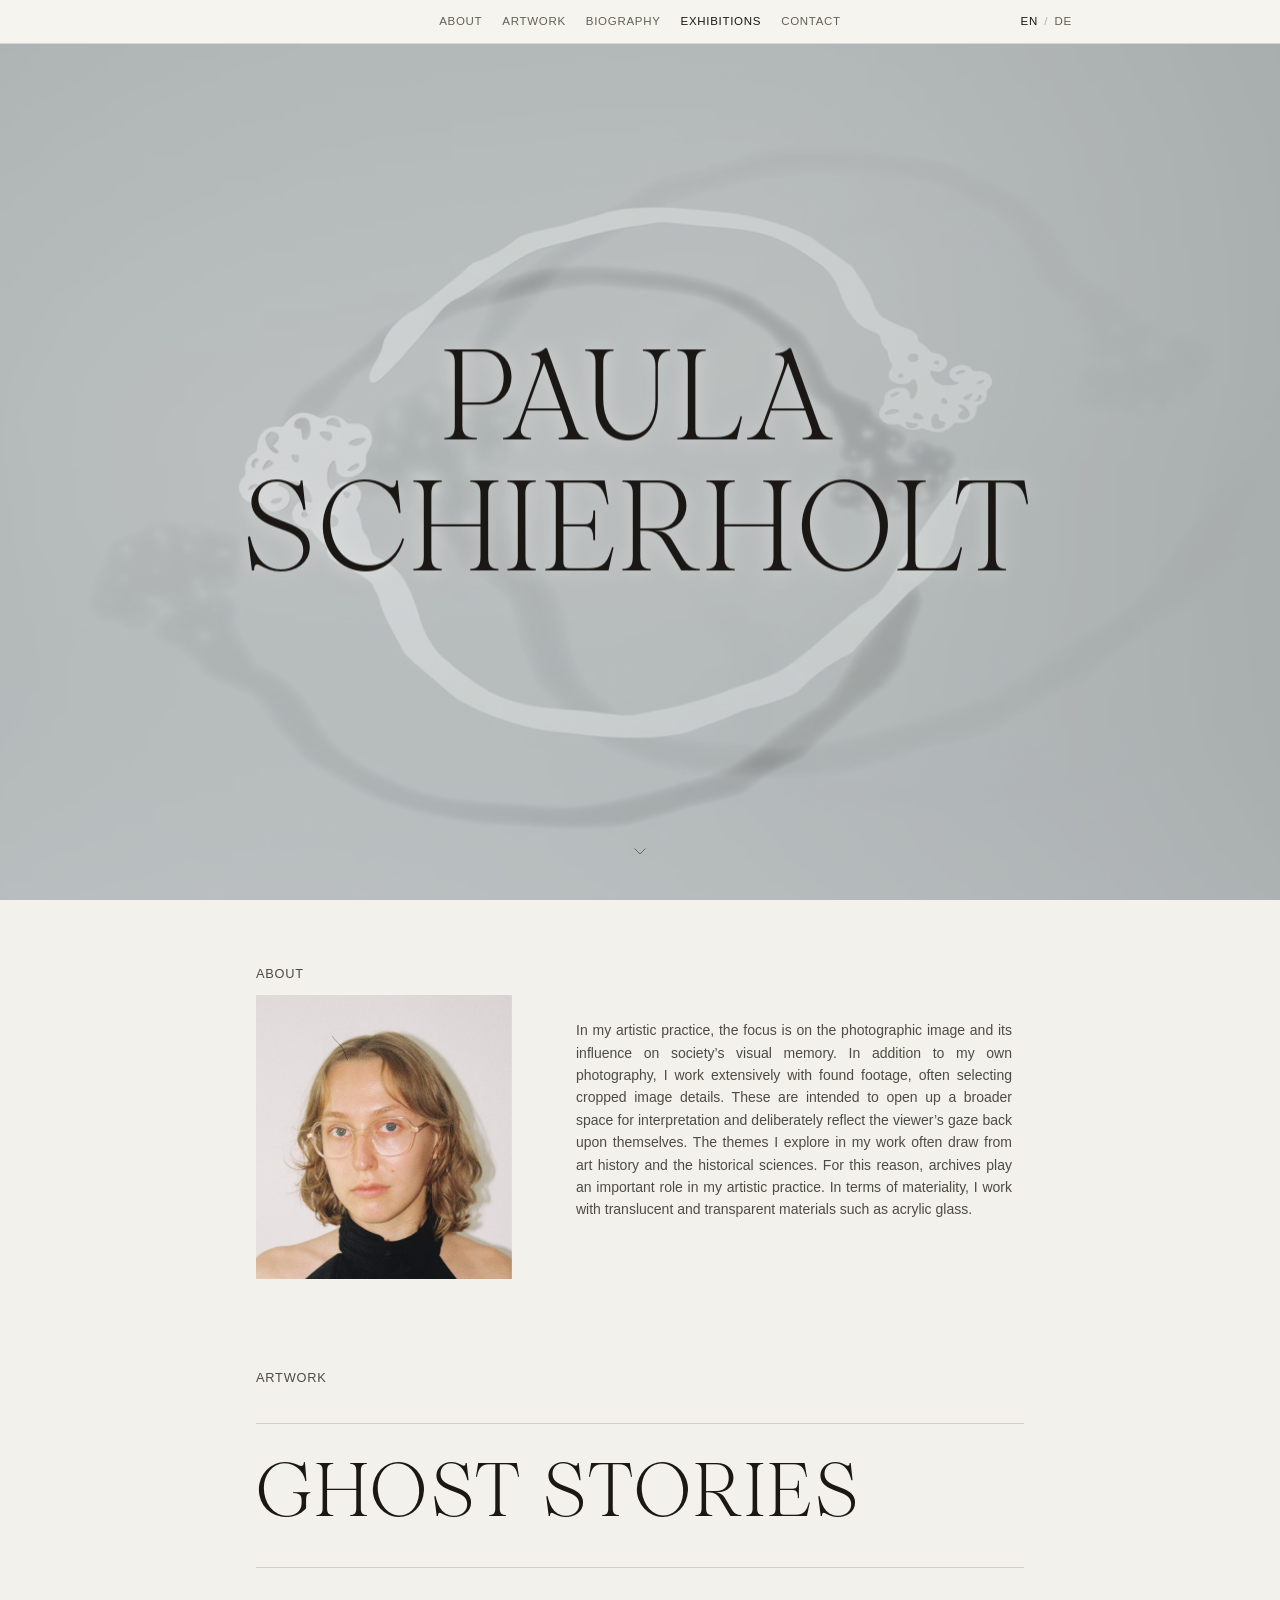
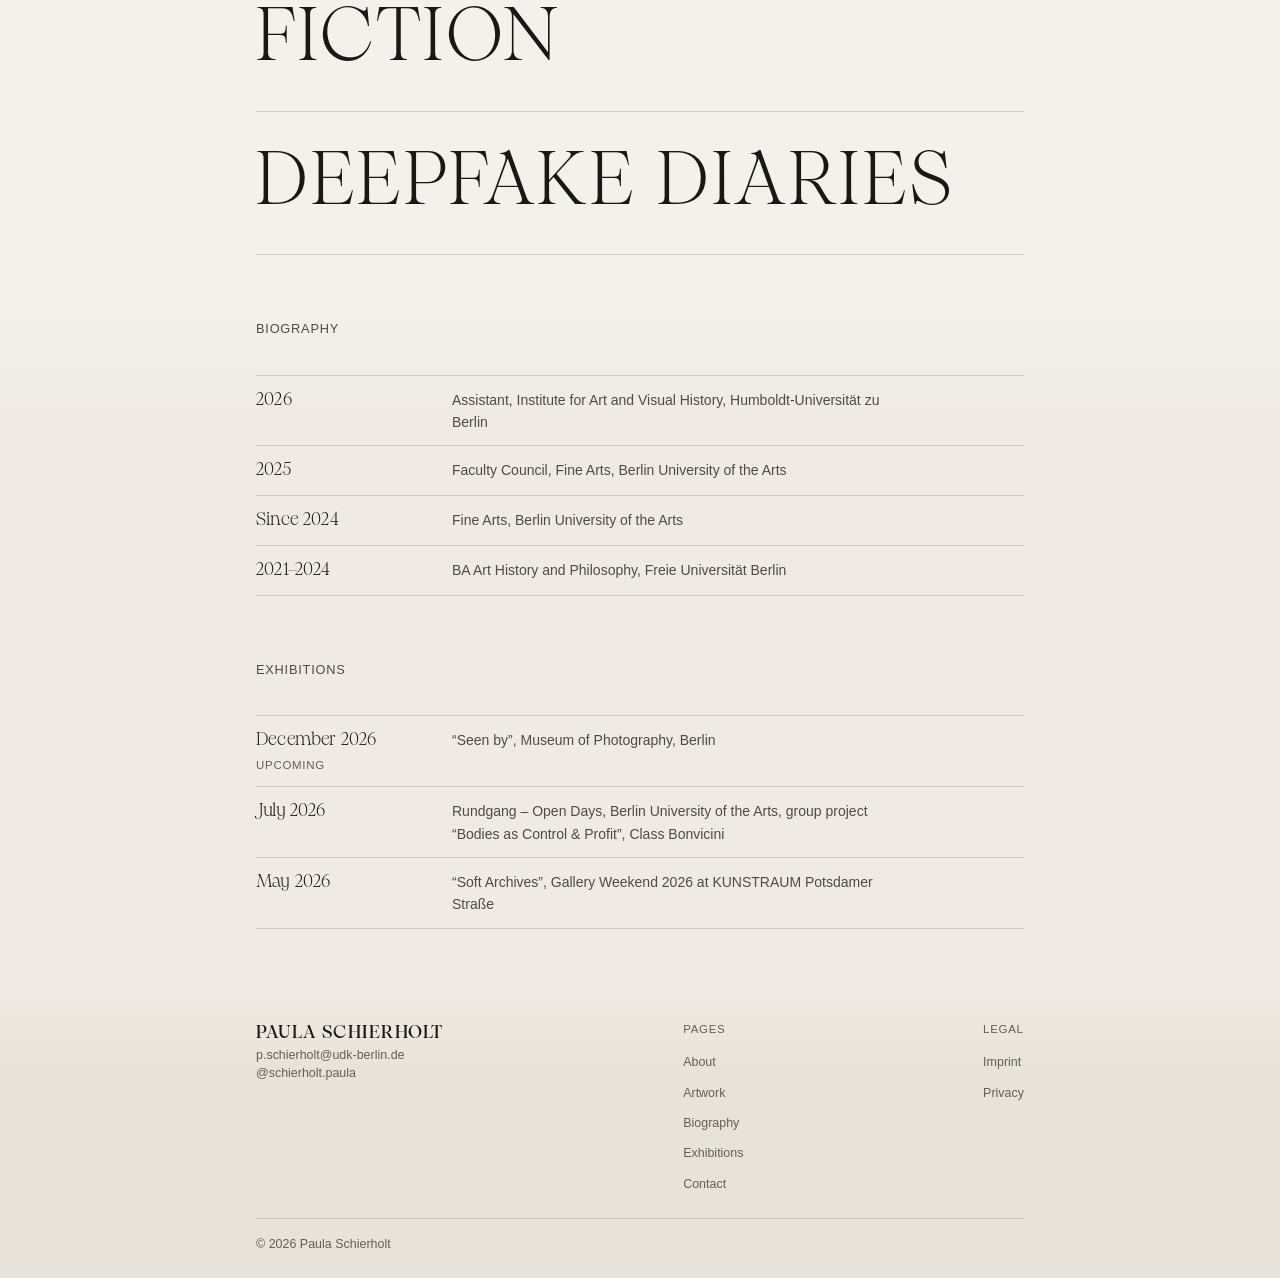
<file: index.html>
<!DOCTYPE html>
<html lang="en" data-lang="en">
<head>
  <meta charset="UTF-8" />
  <meta name="viewport" content="width=device-width, initial-scale=1.0" />
  <meta name="description" content="Paula Schierholt - artist working with the photographic image, found footage, archives and translucent materials." />
  <title>Paula Schierholt</title>
  <!-- Link preview card (WhatsApp, iMessage, Instagram, Signal, LinkedIn …).
       The image is the cover motif, as in the site icon. Its URL must be
       absolute; paulaschierholt.de serves the same file. -->
  <meta property="og:type" content="website" />
  <meta property="og:site_name" content="Paula Schierholt" />
  <meta property="og:title" content="Paula Schierholt" />
  <meta property="og:description" content="Artist working with the photographic image, found footage, archives and translucent materials." />
  <meta property="og:image" content="https://paulaschierholt.com/assets/og-image.jpg" />
  <meta property="og:image:type" content="image/jpeg" />
  <meta property="og:image:width" content="1200" />
  <meta property="og:image:height" content="630" />
  <meta property="og:image:alt" content="A pale, ribbon-like ring with lace-like ends and its soft shadow on a grey ground: the motif of the site's cover." />
  <meta name="twitter:card" content="summary_large_image" />
  <link rel="icon" type="image/png" sizes="32x32" href="assets/icon-32.png" />
  <link rel="apple-touch-icon" sizes="180x180" href="assets/icon-180.png" />
  <!-- The two faces needed for first paint. -->
  <link rel="preload" as="font" type="font/otf" href="assets/fonts/PPPangaia-Ultralight.otf" crossorigin />
  <link rel="preload" as="font" type="font/otf" href="assets/fonts/PPPangaia-Medium.otf" crossorigin />
  <script>document.documentElement.classList.add("js");</script>
  <link rel="stylesheet" href="css/style.css" />
</head>
<body>
  <a class="skip-link" href="#about"><span class="lang-en">Skip to content</span><span class="lang-de">Zum Inhalt</span></a>

  <header class="site-header">
    <a class="site-title" href="#top">Paula Schierholt</a>
    <button type="button" class="control nav-toggle" aria-expanded="false" aria-controls="site-nav">
      <span class="vh"><span class="lang-en">Menu</span><span class="lang-de">Menü</span></span>
    </button>
    <nav class="site-nav" id="site-nav" aria-label="Primary">
      <a href="#about"><span class="lang-en">About</span><span class="lang-de">Über mich</span></a>
      <a href="#artwork"><span class="lang-en">Artwork</span><span class="lang-de">Kunst</span></a>
      <a href="#biography"><span class="lang-en">Biography</span><span class="lang-de">Biographie</span></a>
      <a href="#exhibitions"><span class="lang-en">Exhibitions</span><span class="lang-de">Ausstellungen</span></a>
      <a href="#contact"><span class="lang-en">Contact</span><span class="lang-de">Kontakt</span></a>
    </nav>
    <div class="lang-switch" role="group" aria-label="Language">
      <button type="button" class="lang-btn" data-set-lang="en" aria-pressed="true">EN</button>
      <span aria-hidden="true" class="lang-switch__sep">/</span>
      <button type="button" class="lang-btn" data-set-lang="de" aria-pressed="false">DE</button>
    </div>
  </header>

  <main id="top" class="site-main">

    <!-- Cover — name -------------------------------------------------------->
    <section class="cover">
      <div class="cover__bg" aria-hidden="true">
        <video data-paula data-base="assets/wallpaper/" autoplay muted loop playsinline
               preload="metadata" poster="assets/wallpaper/poster-land.jpg"></video>
      </div>
      <h1 class="cover__name" data-parallax="0.09">Paula Schierholt</h1>
      <a class="cover__scroll control" href="#about">
        <svg class="icon" viewBox="0 0 24 24" width="18" height="18" aria-hidden="true" focusable="false"><path d="M5 9l7 7 7-7"/></svg>
        <span class="vh"><span class="lang-en">Scroll to content</span><span class="lang-de">Zum Inhalt scrollen</span></span>
      </a>
    </section>

    <!-- About ---------------------------------------------------------------->
    <section id="about" class="section section--about">
      <header class="section__head">
        <h2 class="section__title"><span class="lang-en">About</span><span class="lang-de">Über mich</span></h2>
      </header>
      <div class="about">
        <figure class="about__figure" data-parallax="0.12">
          <img src="assets/img/paula.jpg" alt="Portrait of Paula Schierholt"
               width="1440" height="1600" loading="lazy" />
        </figure>
        <div class="about__text prose">
          <div class="lang-en" lang="en"><p>In my artistic practice, the focus is on the photographic image and its influence on society’s visual memory. In addition to my own photography, I work extensively with found footage, often selecting cropped image details. These are intended to open up a broader space for interpretation and deliberately reflect the viewer’s gaze back upon themselves. The themes I explore in my work often draw from art history and the historical sciences. For this reason, archives play an important role in my artistic practice. In terms of materiality, I work with translucent and transparent materials such as acrylic glass.</p></div>
          <div class="lang-de" lang="de"><p>Im Zentrum meiner künstlerischen Praxis steht das fotografische Bild und sein Einfluss auf das visuelle Gedächtnis der Gesellschaft. Neben meiner eigenen Fotografie arbeite ich intensiv mit Found Footage und wähle dabei häufig angeschnittene Bildausschnitte. Diese sollen einen größeren Interpretationsraum eröffnen und werfen den Blick der Betrachtenden bewusst auf sie selbst zurück. Die Themen, mit denen ich mich beschäftige, stammen oft aus der Kunstgeschichte und den historischen Wissenschaften. Aus diesem Grund spielen Archive eine wichtige Rolle in meiner künstlerischen Praxis. In Bezug auf die Materialität arbeite ich mit lichtdurchlässigen und transparenten Materialien wie Acrylglas.</p></div>
        </div>
      </div>
    </section>

    <!-- Artwork -------------------------------------------------------------->
    <section id="artwork" class="section section--artwork">
      <header class="section__head">
        <h2 class="section__title"><span class="lang-en">Artwork</span><span class="lang-de">Kunst</span></h2>
      </header>

      <!-- data-text feeds two invisible twins (one roman, one italic) that
           reserve the widest metrics, so the italic hover swap never resizes
           the title. Keep it identical to the visible text. -->
      <ul class="worklist">
        <li><button type="button" class="worklist__title" data-work="wd-ghost" aria-haspopup="dialog"><span class="worklist__slot" data-text="Ghost Stories"><span class="worklist__text">Ghost Stories</span></span></button></li>
        <li><button type="button" class="worklist__title" data-work="wd-fiction" aria-haspopup="dialog"><span class="worklist__slot" data-text="Fiction"><span class="worklist__text">Fiction</span></span></button></li>
        <li><button type="button" class="worklist__title" data-work="wd-deepfake" aria-haspopup="dialog"><span class="worklist__slot" data-text="Deepfake Diaries"><span class="worklist__text">Deepfake Diaries</span></span></button></li>
      </ul>

      <!-- Work details — shown in a modal when a title is clicked -->
      <div class="workdata" hidden>
        <article id="wd-ghost" data-title="Ghost Stories">
          <div class="work__gallery">
            <figure class="work__figure">
              <img src="assets/img/ghost-stories-1.jpg" alt="Ghost Stories — a translucent print on the ground showing four faint, ghostly photographic images." width="1275" height="1700" />
            </figure>
          </div>
          <p class="work__spec"><span class="work__year">2026</span></p>
        </article>

        <article id="wd-fiction" data-title="Fiction">
          <div class="work__gallery">
            <figure class="work__figure">
              <img src="assets/img/fiction-1.jpg" alt="Fiction — installation view: black-and-white archive photographs mounted between acrylic glass, suspended from the ceiling." width="1501" height="2000" />
            </figure>
            <figure class="work__figure">
              <img src="assets/img/fiction-2.jpg" alt="Fiction — detail: cropped archive photographs held between panes of acrylic glass." width="1501" height="2000" />
            </figure>
          </div>
          <p class="work__spec">
            <span class="lang-en">Installation, transparent paper between acrylic glass, archive photos</span>
            <span class="lang-de">Installation, Transparentpapier zwischen Acrylglas, Archivfotografien</span>
            <span class="work__year">2026</span>
          </p>
          <div class="work__desc">
            <div class="lang-en" lang="en">
              <p>Two family photographs were cut into pieces of equal size. By cutting them up, the background is brought to the foreground. Connections in meaning are revealed, some that have always existed, others that emerged only through the act of cutting. Tiny images take on gigantic proportions. Individual glances, postures, and movements are viewed in isolation and convey more than the original photograph ever could. One discovers hidden dynamics and listens to family members as they tell or withhold their stories. Through these fragments, the photo series opens up a fictional space in which the viewer fills in the gaps with their own narratives, stories drawn from their own memories to complete the incomplete image.</p>
            </div>
            <div class="lang-de" lang="de">
              <p>Zwei Familienfotografien wurden in gleich große Stücke zerschnitten. Durch das Zerschneiden rückt der Hintergrund in den Vordergrund. Bedeutungszusammenhänge werden sichtbar – manche, die schon immer bestanden, andere, die erst durch den Akt des Schneidens entstanden sind. Winzige Bilder nehmen gigantische Ausmaße an. Einzelne Blicke, Haltungen und Bewegungen werden isoliert betrachtet und sagen mehr aus, als es die ursprüngliche Fotografie je könnte. Man entdeckt verborgene Dynamiken und hört den Familienmitgliedern zu, wie sie ihre Geschichten erzählen oder verschweigen. Durch diese Fragmente eröffnet die Fotoserie einen fiktiven Raum, in dem die Betrachtenden die Lücken mit ihren eigenen Erzählungen füllen – Geschichten aus ihren eigenen Erinnerungen, um das unvollständige Bild zu vervollständigen.</p>
            </div>
          </div>
        </article>

        <article id="wd-deepfake" data-title="Deepfake Diaries">
          <div class="work__gallery">
            <figure class="work__figure">
              <img src="assets/img/deepfake-diaries-1.jpg" alt="Deepfake Diaries — installation view: three illuminated light boxes on a grey wall, each showing a sepia portrait." width="1501" height="2000" />
            </figure>
            <figure class="work__figure">
              <img src="assets/img/deepfake-diaries-2.jpg" alt="Deepfake Diaries — detail: a single illuminated light box showing a softly overlaid portrait." width="1501" height="2000" />
            </figure>
          </div>
          <p class="work__spec">
            <span class="lang-en">Prints on transparent paper, light box</span>
            <span class="lang-de">Drucke auf Transparentpapier, Leuchtkasten</span>
            <span class="work__year">2025</span>
          </p>
          <div class="work__desc">
            <div class="lang-en" lang="en">
              <p>Reconstructions of past realities are an integral part of historical scholarship. With deepfakes, a new form of visual reconstruction has emerged: it looks deceptively real, but is always merely a replica of what once was. This is because the image draws on traces, photos, letters, voices, and documents, that are preserved in archives and are rarely complete. It is a work with remnants, with fragments.</p>
              <p>The series <em>Deepfake Diaries</em> examines the transformation of memory culture through the use of artificial intelligence. The starting point is the video format of the same name by Terra X, which brings historical figures to life using deepfakes. Here, the digitally generated face of Rosa Luxemburg meets the corresponding archival photograph. Both are printed on transparent paper, lie on top of one another, and together form a new face. The simulation is so precise that the original and the reconstruction almost perfectly align. Only minor deviations betray the illusion.</p>
              <p>But what happens when simulations become the only evidence of a bygone era? Will future generations still be able to distinguish between the original and the simulation? Historical images strive for neutrality. Yet they reflect not only the past, but also the present, the narratives, and the power dynamics of their current context.</p>
            </div>
            <div class="lang-de" lang="de">
              <p>Rekonstruktionen vergangener Wirklichkeiten sind fester Bestandteil der Geschichtswissenschaft. Mit Deepfakes ist eine neue Form der visuellen Rekonstruktion entstanden: Sie wirkt täuschend echt, ist aber stets nur ein Abbild dessen, was einmal war. Denn das Bild stützt sich auf Spuren – Fotos, Briefe, Stimmen und Dokumente –, die in Archiven bewahrt werden und selten vollständig sind. Es ist eine Arbeit mit Überresten, mit Fragmenten.</p>
              <p>Die Serie <em>Deepfake Diaries</em> untersucht den Wandel der Erinnerungskultur durch den Einsatz künstlicher Intelligenz. Ausgangspunkt ist das gleichnamige Videoformat von Terra X, das historische Persönlichkeiten mithilfe von Deepfakes zum Leben erweckt. Hier trifft das digital erzeugte Gesicht Rosa Luxemburgs auf die entsprechende Archivfotografie. Beide sind auf Transparentpapier gedruckt, liegen übereinander und bilden gemeinsam ein neues Gesicht. Die Simulation ist so präzise, dass Original und Rekonstruktion nahezu vollständig übereinstimmen. Nur geringe Abweichungen verraten die Illusion.</p>
              <p>Doch was geschieht, wenn Simulationen zum einzigen Zeugnis einer vergangenen Epoche werden? Werden künftige Generationen noch zwischen Original und Simulation unterscheiden können? Historische Bilder streben nach Neutralität. Und doch spiegeln sie nicht nur die Vergangenheit wider, sondern auch die Gegenwart, die Narrative und die Machtverhältnisse ihres jeweiligen Kontexts.</p>
            </div>
          </div>
        </article>
      </div>
    </section>

    <!-- Biography ------------------------------------------------------------>
    <section id="biography" class="section section--biography">
      <header class="section__head">
        <h2 class="section__title"><span class="lang-en">Biography</span><span class="lang-de">Biographie</span></h2>
      </header>
      <dl class="timeline">
        <div class="timeline__row">
          <dt class="timeline__year">2026</dt>
          <dd class="timeline__desc">
            <span class="lang-en">Assistant, Institute for Art and Visual History, Humboldt-Universität zu Berlin</span>
            <span class="lang-de">Mitarbeit im Institut für Kunst- und Bildgeschichte, Humboldt-Universität zu Berlin</span>
          </dd>
        </div>
        <div class="timeline__row">
          <dt class="timeline__year">2025</dt>
          <dd class="timeline__desc">
            <span class="lang-en">Faculty Council, Fine Arts, Berlin University of the Arts</span>
            <span class="lang-de">Fakultätsrat Bildende Kunst, Universität der Künste Berlin</span>
          </dd>
        </div>
        <div class="timeline__row">
          <dt class="timeline__year"><span class="lang-en">Since 2024</span><span class="lang-de">Seit 2024</span></dt>
          <dd class="timeline__desc">
            <span class="lang-en">Fine Arts, Berlin University of the Arts</span>
            <span class="lang-de">Bildende Kunst, Universität der Künste Berlin</span>
          </dd>
        </div>
        <div class="timeline__row">
          <dt class="timeline__year">2021–2024</dt>
          <dd class="timeline__desc">
            <span class="lang-en">BA Art History and Philosophy, Freie Universität Berlin</span>
            <span class="lang-de">BA Kunstgeschichte und Philosophie, Freie Universität Berlin</span>
          </dd>
        </div>
      </dl>
    </section>

    <!-- Exhibitions ---------------------------------------------------------->
    <section id="exhibitions" class="section section--exhibitions">
      <header class="section__head">
        <h2 class="section__title"><span class="lang-en">Exhibitions</span><span class="lang-de">Ausstellungen</span></h2>
      </header>
      <!-- Titles of exhibitions and projects are quoted: “…” in English, „…“ in
           German. Remove the "Upcoming" note once the exhibition has opened. -->
      <dl class="timeline">
        <div class="timeline__row">
          <dt class="timeline__year"><span class="lang-en">December 2026</span><span class="lang-de">Dezember 2026</span><span class="timeline__note label-sm"><span class="lang-en">Upcoming</span><span class="lang-de">Demnächst</span></span></dt>
          <dd class="timeline__desc">
            <span class="lang-en">“Seen by”, Museum of Photography, Berlin</span>
            <span class="lang-de">„Seen by“, Museum für Fotografie, Berlin</span>
          </dd>
        </div>
        <div class="timeline__row">
          <dt class="timeline__year"><span class="lang-en">July 2026</span><span class="lang-de">Juli 2026</span></dt>
          <dd class="timeline__desc">
            <span class="lang-en">Rundgang – Open Days, Berlin University of the Arts, group project “Bodies as Control &amp; Profit”, Class Bonvicini</span>
            <span class="lang-de">Rundgang UdK, Gruppenprojekt „Bodies as Control &amp; Profit“, Klasse Bonvicini</span>
          </dd>
        </div>
        <div class="timeline__row">
          <dt class="timeline__year"><span class="lang-en">May 2026</span><span class="lang-de">Mai 2026</span></dt>
          <dd class="timeline__desc">
            <span class="lang-en">“Soft Archives”, Gallery Weekend 2026 at KUNSTRAUM Potsdamer Straße</span>
            <span class="lang-de">„Soft Archives“, Gallery Weekend 2026 im KUNSTRAUM Potsdamer Straße</span>
          </dd>
        </div>
      </dl>
    </section>

  </main>

  <footer id="contact" class="site-footer">
    <div class="site-footer__cols">
      <address class="footer-contact">
        <p class="footer-contact__name">Paula Schierholt</p>
        <p><a href="mailto:p.schierholt@udk-berlin.de">p.schierholt@udk-berlin.de</a></p>
        <p><a href="https://www.instagram.com/schierholt.paula/" target="_blank" rel="noopener">@schierholt.paula</a></p>
      </address>
      <nav class="footer-nav" aria-label="Pages">
        <h2 class="footer-nav__title"><span class="lang-en">Pages</span><span class="lang-de">Seiten</span></h2>
        <ul>
          <li><a href="#about"><span class="lang-en">About</span><span class="lang-de">Über mich</span></a></li>
          <li><a href="#artwork"><span class="lang-en">Artwork</span><span class="lang-de">Kunst</span></a></li>
          <li><a href="#biography"><span class="lang-en">Biography</span><span class="lang-de">Biographie</span></a></li>
          <li><a href="#exhibitions"><span class="lang-en">Exhibitions</span><span class="lang-de">Ausstellungen</span></a></li>
          <li><a href="#contact"><span class="lang-en">Contact</span><span class="lang-de">Kontakt</span></a></li>
        </ul>
      </nav>
      <nav class="footer-nav" aria-label="Legal">
        <h2 class="footer-nav__title"><span class="lang-en">Legal</span><span class="lang-de">Rechtliches</span></h2>
        <ul>
          <li><a href="impressum.html"><span class="lang-en">Imprint</span><span class="lang-de">Impressum</span></a></li>
          <li><a href="datenschutz.html"><span class="lang-en">Privacy</span><span class="lang-de">Datenschutz</span></a></li>
        </ul>
      </nav>
    </div>
    <hr class="site-footer__rule" />
    <p class="site-footer__copy">&copy; <span id="year"></span> Paula Schierholt</p>
  </footer>

  <script src="js/main.js"></script>
  <script src="js/paula-wallpaper.js" defer></script>
</body>
</html>
</file>
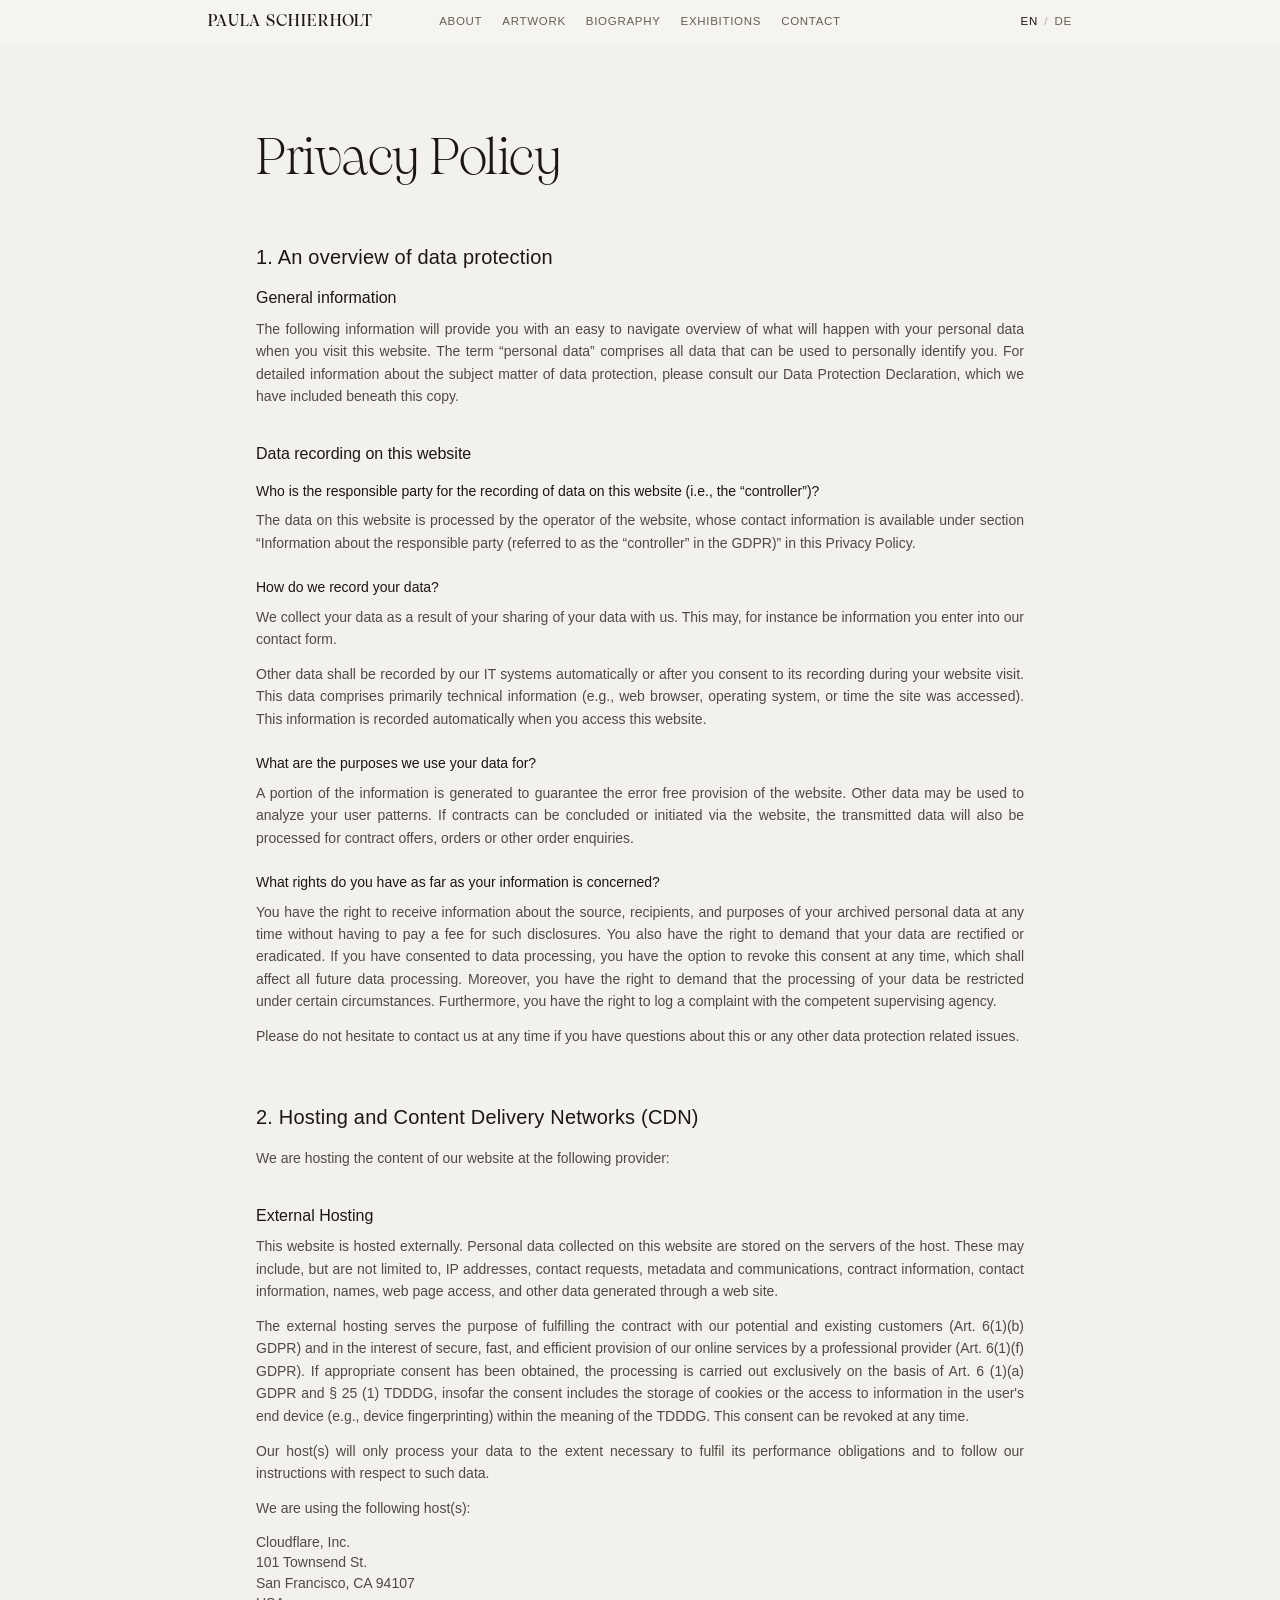
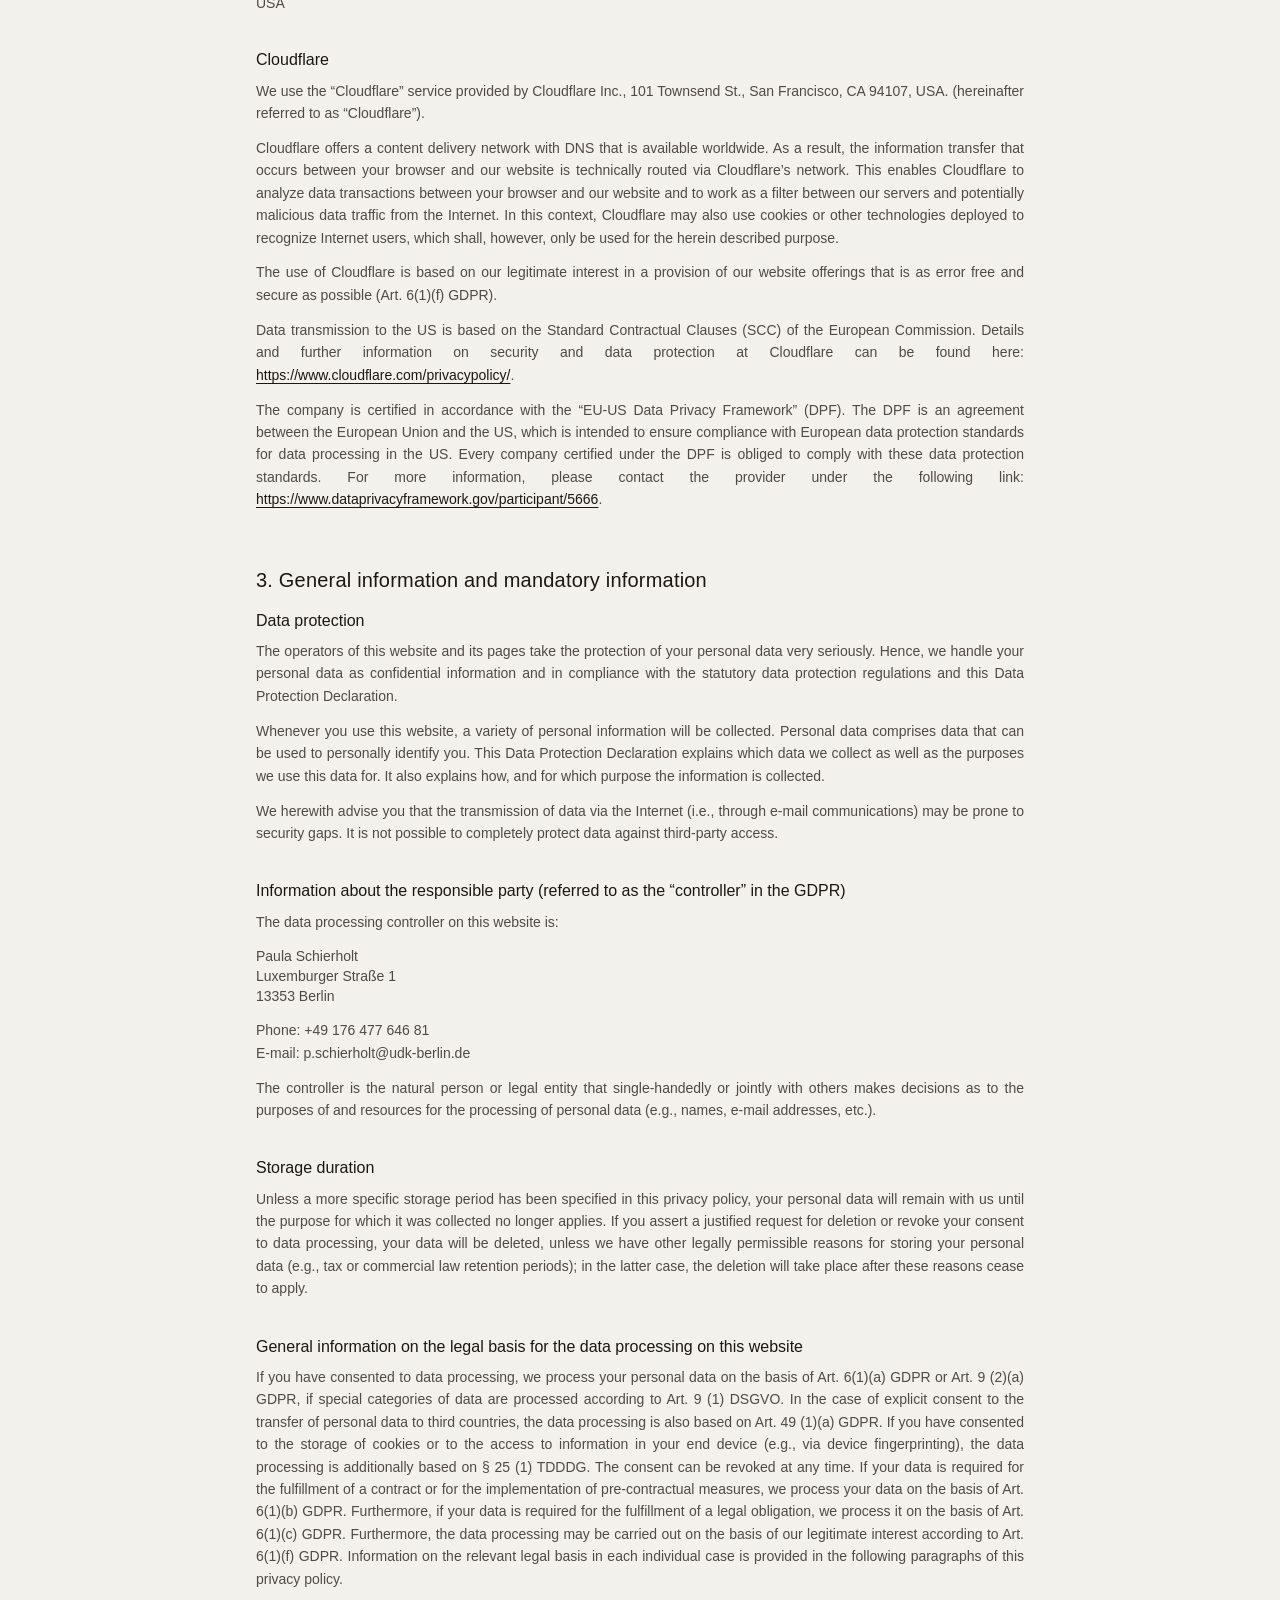
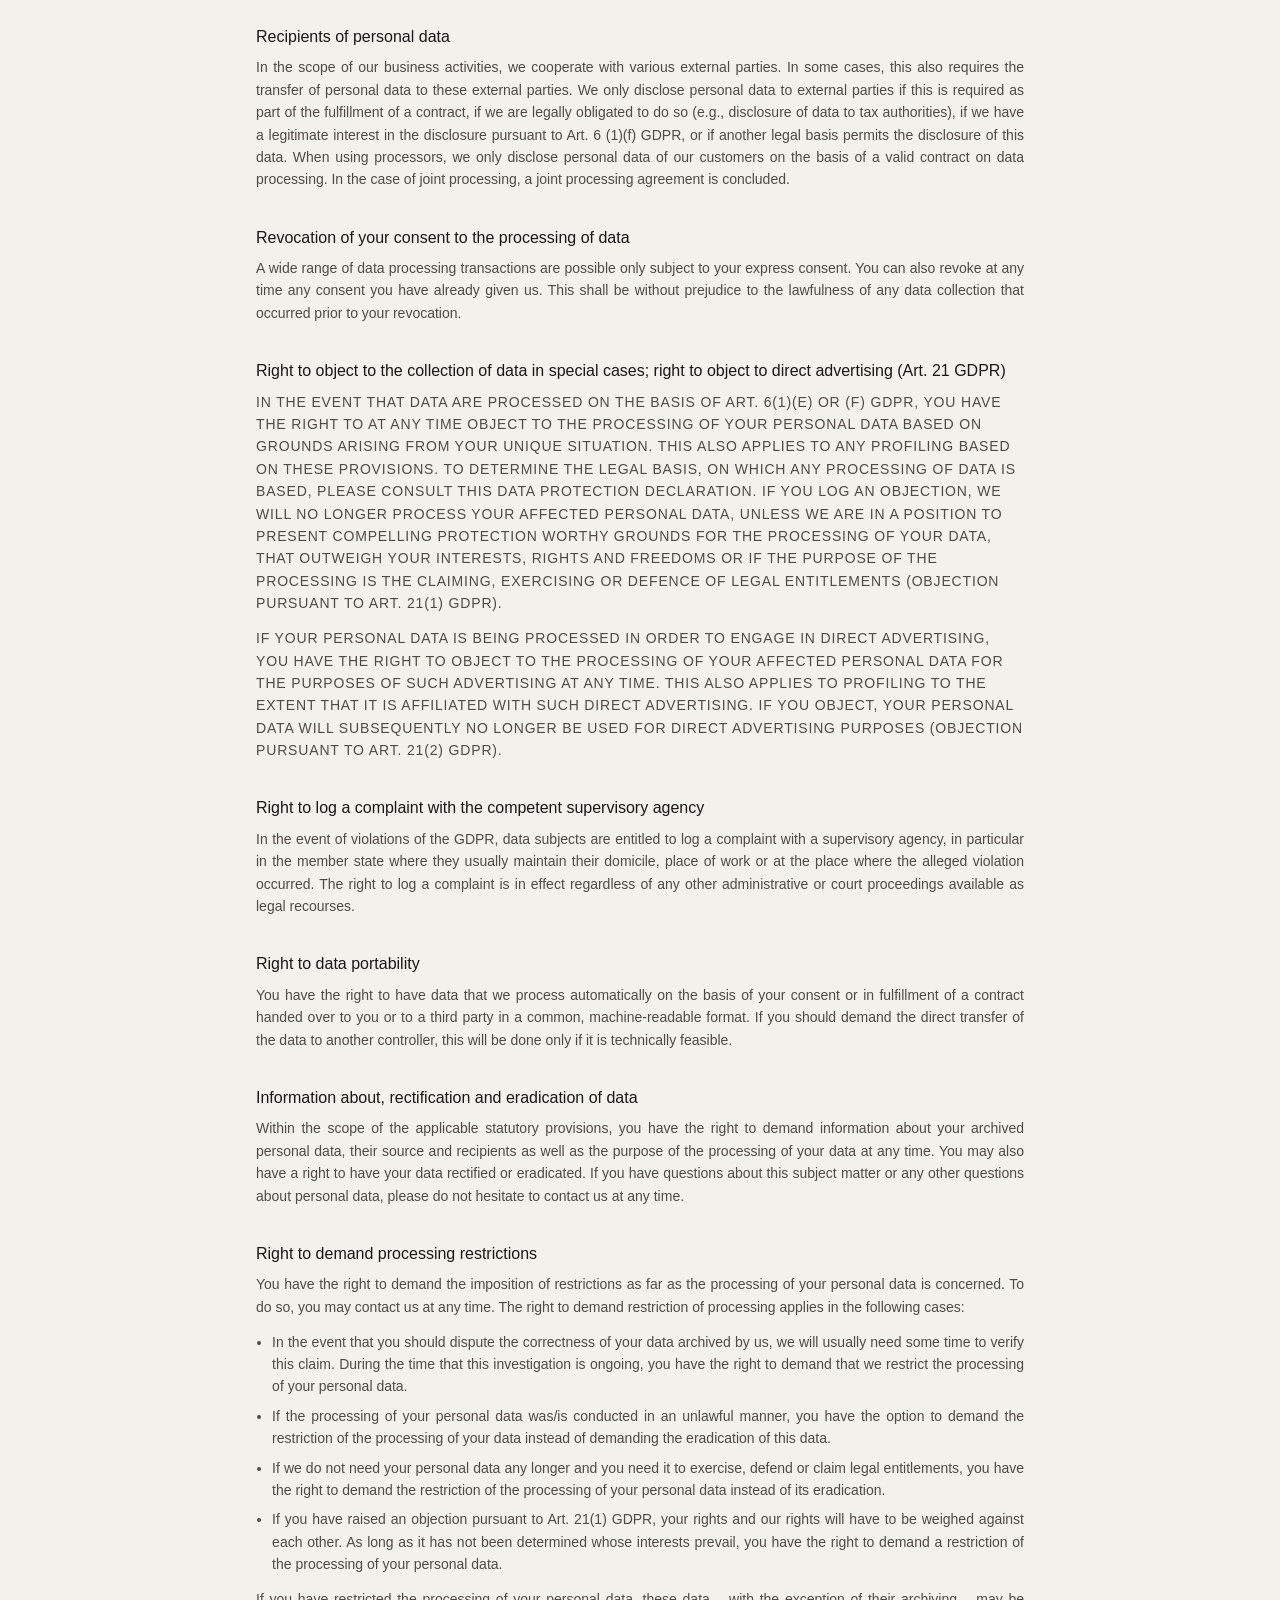
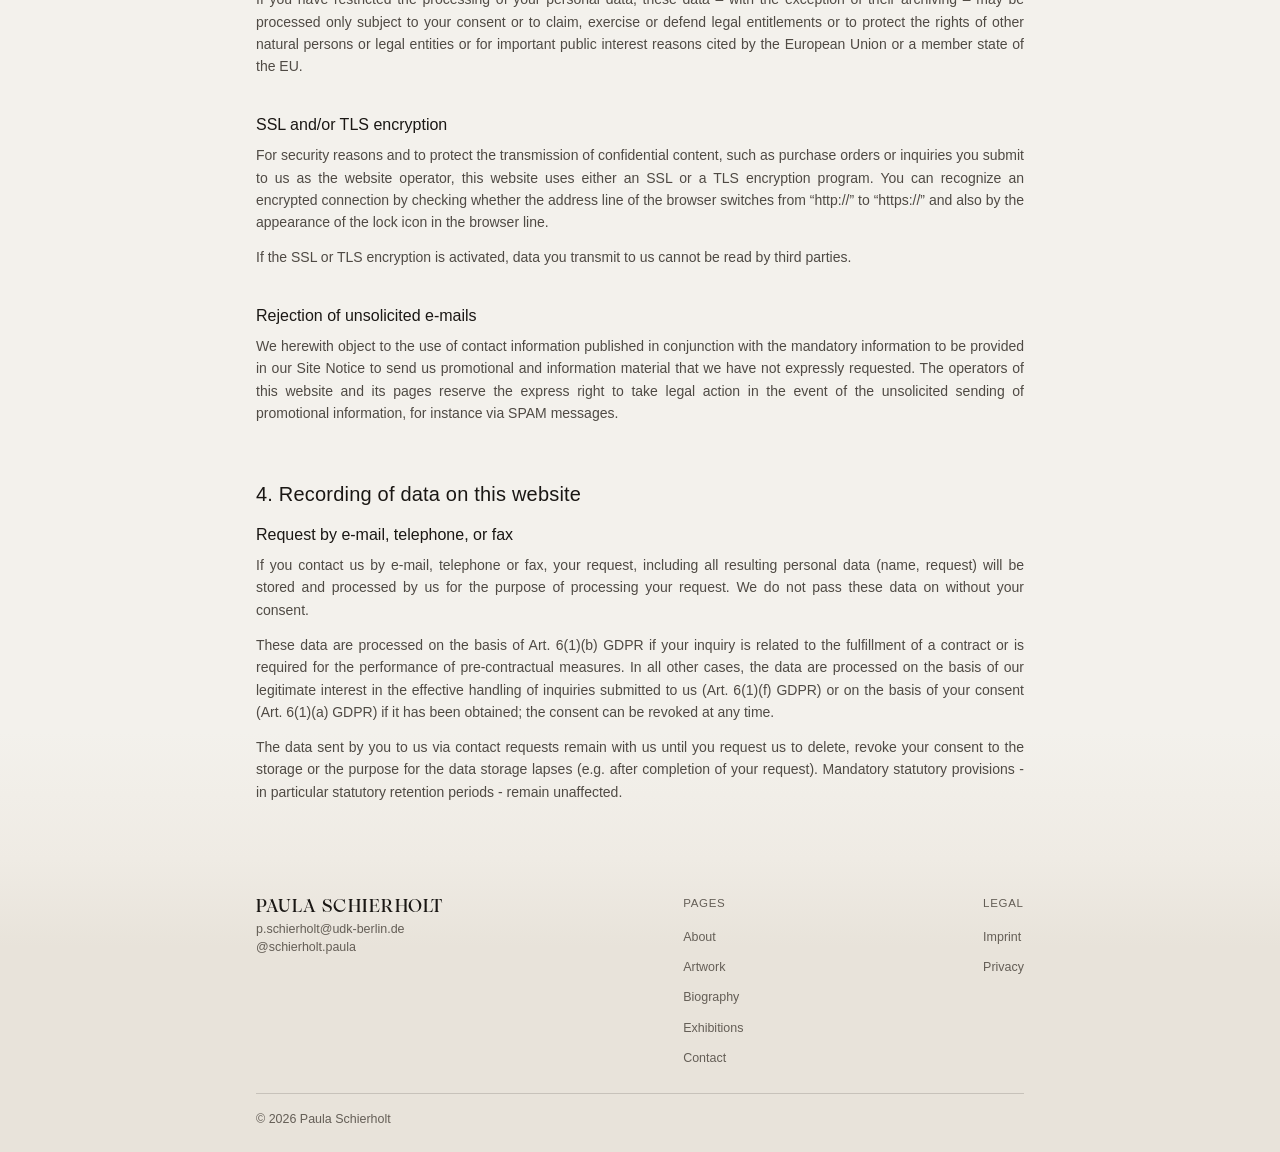
<file: datenschutz.html>
<!DOCTYPE html>
<html lang="en" data-lang="en">
<head>
  <meta charset="UTF-8" />
  <meta name="viewport" content="width=device-width, initial-scale=1.0" />
  <meta name="description" content="Privacy / Datenschutz — Paula Schierholt." />
  <meta name="robots" content="noindex" />
  <title>Datenschutz — Paula Schierholt</title>
  <link rel="icon" type="image/png" sizes="32x32" href="assets/icon-32.png" />
  <link rel="apple-touch-icon" sizes="180x180" href="assets/icon-180.png" />
  <script>document.documentElement.classList.add("js");</script>
  <link rel="stylesheet" href="css/style.css" />
</head>
<body>
  <a class="skip-link" href="#main"><span class="lang-en">Skip to content</span><span class="lang-de">Zum Inhalt</span></a>

  <header class="site-header">
    <a class="site-title" href="index.html">Paula Schierholt</a>
    <button type="button" class="control nav-toggle" aria-expanded="false" aria-controls="site-nav">
      <span class="vh"><span class="lang-en">Menu</span><span class="lang-de">Menü</span></span>
    </button>
    <nav class="site-nav" id="site-nav" aria-label="Primary">
      <a href="index.html#about"><span class="lang-en">About</span><span class="lang-de">Über mich</span></a>
      <a href="index.html#artwork"><span class="lang-en">Artwork</span><span class="lang-de">Kunst</span></a>
      <a href="index.html#biography"><span class="lang-en">Biography</span><span class="lang-de">Biographie</span></a>
      <a href="index.html#exhibitions"><span class="lang-en">Exhibitions</span><span class="lang-de">Ausstellungen</span></a>
      <a href="index.html#contact"><span class="lang-en">Contact</span><span class="lang-de">Kontakt</span></a>
    </nav>
    <div class="lang-switch" role="group" aria-label="Language">
      <button type="button" class="lang-btn" data-set-lang="en" aria-pressed="true">EN</button>
      <span aria-hidden="true" class="lang-switch__sep">/</span>
      <button type="button" class="lang-btn" data-set-lang="de" aria-pressed="false">DE</button>
    </div>
  </header>

  <main id="main" class="site-main site-main--legal">
    <section class="section section--legal">
      <header class="section__head">
        <h1 class="section__title"><span class="lang-en">Privacy Policy</span><span class="lang-de">Datenschutzerkl&auml;rung</span></h1>
      </header>

      <div class="legal__body prose">

        <!-- ============================ ENGLISH ============================ -->
        <div class="lang-en" lang="en"><div class="legal__section">
<h2>1. An overview of data protection</h2>
          <h3>General information</h3> <p>The following information will provide you with an easy to navigate overview of what will happen with your personal data when you visit this website. The term &ldquo;personal data&rdquo; comprises all data that can be used to personally identify you. For detailed information about the subject matter of data protection, please consult our Data Protection Declaration, which we have included beneath this copy.</p>
          <h3>Data recording on this website</h3> <h4>Who is the responsible party for the recording of data on this website (i.e., the &ldquo;controller&rdquo;)?</h4> <p>The data on this website is processed by the operator of the website, whose contact information is available under section &ldquo;Information about the responsible party (referred to as the &ldquo;controller&rdquo; in the GDPR)&rdquo; in this Privacy Policy.</p> <h4>How do we record your data?</h4> <p>We collect your data as a result of your sharing of your data with us. This may, for instance be information you enter into our contact form.</p> <p>Other data shall be recorded by our IT systems automatically or after you consent to its recording during your website visit. This data comprises primarily technical information (e.g., web browser, operating system, or time the site was accessed). This information is recorded automatically when you access this website.</p> <h4>What are the purposes we use your data for?</h4> <p>A portion of the information is generated to guarantee the error free provision of the website. Other data may be used to analyze your user patterns. If contracts can be concluded or initiated via the website, the transmitted data will also be processed for contract offers, orders or other order enquiries.</p> <h4>What rights do you have as far as your information is concerned?</h4> <p>You have the right to receive information about the source, recipients, and purposes of your archived personal data at any time without having to pay a fee for such disclosures. You also have the right to demand that your data are rectified or eradicated. If you have consented to data processing, you have the option to revoke this consent at any time, which shall affect all future data processing. Moreover, you have the right to demand that the processing of your data be restricted under certain circumstances. Furthermore, you have the right to log a complaint with the competent supervising agency.</p> <p>Please do not hesitate to contact us at any time if you have questions about this or any other data protection related issues.</p>
</div>
<div class="legal__section">
<h2>2. Hosting and Content Delivery Networks (CDN)</h2>
          <p>We are hosting the content of our website at the following provider:</p>
          <h3>External Hosting</h3> <p>This website is hosted externally. Personal data collected on this website are stored on the servers of the host. These may include, but are not limited to, IP addresses, contact requests, metadata and communications, contract information, contact information, names, web page access, and other data generated through a web site.</p> <p>The external hosting serves the purpose of fulfilling the contract with our potential and existing customers (Art. 6(1)(b) GDPR) and in the interest of secure, fast, and efficient provision of our online services by a professional provider (Art. 6(1)(f) GDPR). If appropriate consent has been obtained, the processing is carried out exclusively on the basis of Art. 6 (1)(a) GDPR and &sect; 25 (1) TDDDG, insofar the consent includes the storage of cookies or the access to information in the user's end device (e.g., device fingerprinting) within the meaning of the TDDDG. This consent can be revoked at any time.</p> <p>Our host(s) will only process your data to the extent necessary to fulfil its performance obligations and to follow our instructions with respect to such data.</p> <p>We are using the following host(s):</p>
          <p class="legal__address">Cloudflare, Inc.<br />
101 Townsend St.<br />
San Francisco, CA 94107<br />
USA</p>
          <h3>Cloudflare</h3> <p>We use the &ldquo;Cloudflare&rdquo; service provided by Cloudflare Inc., 101 Townsend St., San Francisco, CA 94107, USA. (hereinafter referred to as &ldquo;Cloudflare&rdquo;).</p> <p>Cloudflare offers a content delivery network with DNS that is available worldwide. As a result, the information transfer that occurs between your browser and our website is technically routed via Cloudflare&rsquo;s network. This enables Cloudflare to analyze data transactions between your browser and our website and to work as a filter between our servers and potentially malicious data traffic from the Internet. In this context, Cloudflare may also use cookies or other technologies deployed to recognize Internet users, which shall, however, only be used for the herein described purpose.</p> <p>The use of Cloudflare is based on our legitimate interest in a provision of our website offerings that is as error free and secure as possible (Art. 6(1)(f) GDPR).</p> <p>Data transmission to the US is based on the Standard Contractual Clauses (SCC) of the European Commission. Details and further information on security and data protection at Cloudflare can be found here: <a href="https://www.cloudflare.com/privacypolicy/" target="_blank" rel="noopener noreferrer">https://www.cloudflare.com/privacypolicy/</a>.</p>
          <p>The company is certified in accordance with the &ldquo;EU-US Data Privacy Framework&rdquo; (DPF). The DPF is an agreement between the European Union and the US, which is intended to ensure compliance with European data protection standards for data processing in the US. Every company certified under the DPF is obliged to comply with these data protection standards. For more information, please contact the provider under the following link: <a href="https://www.dataprivacyframework.gov/participant/5666" target="_blank" rel="noopener noreferrer">https://www.dataprivacyframework.gov/participant/5666</a>.</p>
</div>
<div class="legal__section">
<h2>3. General information and mandatory information</h2>
          <h3>Data protection</h3> <p>The operators of this website and its pages take the protection of your personal data very seriously. Hence, we handle your personal data as confidential information and in compliance with the statutory data protection regulations and this Data Protection Declaration.</p> <p>Whenever you use this website, a variety of personal information will be collected. Personal data comprises data that can be used to personally identify you. This Data Protection Declaration explains which data we collect as well as the purposes we use this data for. It also explains how, and for which purpose the information is collected.</p> <p>We herewith advise you that the transmission of data via the Internet (i.e., through e-mail communications) may be prone to security gaps. It is not possible to completely protect data against third-party access.</p>
          <h3>Information about the responsible party (referred to as the &ldquo;controller&rdquo; in the GDPR)</h3> <p>The data processing controller on this website is:</p> <p class="legal__address">Paula Schierholt<br />
Luxemburger Stra&szlig;e 1<br />
13353 Berlin</p>
          <p>Phone: +49 176 477 646 81<br />
E-mail: p.schierholt@udk-berlin.de</p>
          <p>The controller is the natural person or legal entity that single-handedly or jointly with others makes decisions as to the purposes of and resources for the processing of personal data (e.g., names, e-mail addresses, etc.).</p>
          <h3>Storage duration</h3> <p>Unless a more specific storage period has been specified in this privacy policy, your personal data will remain with us until the purpose for which it was collected no longer applies. If you assert a justified request for deletion or revoke your consent to data processing, your data will be deleted, unless we have other legally permissible reasons for storing your personal data (e.g., tax or commercial law retention periods); in the latter case, the deletion will take place after these reasons cease to apply.</p>
          <h3>General information on the legal basis for the data processing on this website</h3> <p>If you have consented to data processing, we process your personal data on the basis of Art. 6(1)(a) GDPR or Art. 9 (2)(a) GDPR, if special categories of data are processed according to Art. 9 (1) DSGVO. In the case of explicit consent to the transfer of personal data to third countries, the data processing is also based on Art. 49 (1)(a) GDPR. If you have consented to the storage of cookies or to the access to information in your end device (e.g., via device fingerprinting), the data processing is additionally based on &sect; 25 (1) TDDDG. The consent can be revoked at any time. If your data is required for the fulfillment of a contract or for the implementation of pre-contractual measures, we process your data on the basis of Art. 6(1)(b) GDPR. Furthermore, if your data is required for the fulfillment of a legal obligation, we process it on the basis of Art. 6(1)(c) GDPR. Furthermore, the data processing may be carried out on the basis of our legitimate interest according to Art. 6(1)(f) GDPR. Information on the relevant legal basis in each individual case is provided in the following paragraphs of this privacy policy.</p>
          <h3>Recipients of personal data</h3> <p>In the scope of our business activities, we cooperate with various external parties. In some cases, this also requires the transfer of personal data to these external parties. We only disclose personal data to external parties if this is required as part of the fulfillment of a contract, if we are legally obligated to do so (e.g., disclosure of data to tax authorities), if we have a legitimate interest in the disclosure pursuant to Art. 6 (1)(f) GDPR, or if another legal basis permits the disclosure of this data. When using processors, we only disclose personal data of our customers on the basis of a valid contract on data processing. In the case of joint processing, a joint processing agreement is concluded.</p>
          <h3>Revocation of your consent to the processing of data</h3> <p>A wide range of data processing transactions are possible only subject to your express consent. You can also revoke at any time any consent you have already given us. This shall be without prejudice to the lawfulness of any data collection that occurred prior to your revocation.</p>
          <h3>Right to object to the collection of data in special cases; right to object to direct advertising (Art. 21 GDPR)</h3> <p class="legal__caps">IN THE EVENT THAT DATA ARE PROCESSED ON THE BASIS OF ART. 6(1)(E) OR (F) GDPR, YOU HAVE THE RIGHT TO AT ANY TIME OBJECT TO THE PROCESSING OF YOUR PERSONAL DATA BASED ON GROUNDS ARISING FROM YOUR UNIQUE SITUATION. THIS ALSO APPLIES TO ANY PROFILING BASED ON THESE PROVISIONS. TO DETERMINE THE LEGAL BASIS, ON WHICH ANY PROCESSING OF DATA IS BASED, PLEASE CONSULT THIS DATA PROTECTION DECLARATION. IF YOU LOG AN OBJECTION, WE WILL NO LONGER PROCESS YOUR AFFECTED PERSONAL DATA, UNLESS WE ARE IN A POSITION TO PRESENT COMPELLING PROTECTION WORTHY GROUNDS FOR THE PROCESSING OF YOUR DATA, THAT OUTWEIGH YOUR INTERESTS, RIGHTS AND FREEDOMS OR IF THE PURPOSE OF THE PROCESSING IS THE CLAIMING, EXERCISING OR DEFENCE OF LEGAL ENTITLEMENTS (OBJECTION PURSUANT TO ART. 21(1) GDPR).</p> <p class="legal__caps">IF YOUR PERSONAL DATA IS BEING PROCESSED IN ORDER TO ENGAGE IN DIRECT ADVERTISING, YOU HAVE THE RIGHT TO OBJECT TO THE PROCESSING OF YOUR AFFECTED PERSONAL DATA FOR THE PURPOSES OF SUCH ADVERTISING AT ANY TIME. THIS ALSO APPLIES TO PROFILING TO THE EXTENT THAT IT IS AFFILIATED WITH SUCH DIRECT ADVERTISING. IF YOU OBJECT, YOUR PERSONAL DATA WILL SUBSEQUENTLY NO LONGER BE USED FOR DIRECT ADVERTISING PURPOSES (OBJECTION PURSUANT TO ART. 21(2) GDPR).</p>
          <h3>Right to log a complaint with the competent supervisory agency</h3> <p>In the event of violations of the GDPR, data subjects are entitled to log a complaint with a supervisory agency, in particular in the member state where they usually maintain their domicile, place of work or at the place where the alleged violation occurred. The right to log a complaint is in effect regardless of any other administrative or court proceedings available as legal recourses.</p>
          <h3>Right to data portability</h3> <p>You have the right to have data that we process automatically on the basis of your consent or in fulfillment of a contract handed over to you or to a third party in a common, machine-readable format. If you should demand the direct transfer of the data to another controller, this will be done only if it is technically feasible.</p>
          <h3>Information about, rectification and eradication of data</h3> <p>Within the scope of the applicable statutory provisions, you have the right to demand information about your archived personal data, their source and recipients as well as the purpose of the processing of your data at any time. You may also have a right to have your data rectified or eradicated. If you have questions about this subject matter or any other questions about personal data, please do not hesitate to contact us at any time.</p>
          <h3>Right to demand processing restrictions</h3> <p>You have the right to demand the imposition of restrictions as far as the processing of your personal data is concerned. To do so, you may contact us at any time. The right to demand restriction of processing applies in the following cases:</p> <ul> <li>In the event that you should dispute the correctness of your data archived by us, we will usually need some time to verify this claim. During the time that this investigation is ongoing, you have the right to demand that we restrict the processing of your personal data.</li> <li>If the processing of your personal data was/is conducted in an unlawful manner, you have the option to demand the restriction of the processing of your data instead of demanding the eradication of this data.</li> <li>If we do not need your personal data any longer and you need it to exercise, defend or claim legal entitlements, you have the right to demand the restriction of the processing of your personal data instead of its eradication.</li> <li>If you have raised an objection pursuant to Art. 21(1) GDPR, your rights and our rights will have to be weighed against each other. As long as it has not been determined whose interests prevail, you have the right to demand a restriction of the processing of your personal data.</li> </ul> <p>If you have restricted the processing of your personal data, these data &ndash; with the exception of their archiving &ndash; may be processed only subject to your consent or to claim, exercise or defend legal entitlements or to protect the rights of other natural persons or legal entities or for important public interest reasons cited by the European Union or a member state of the EU.</p>
          <h3>SSL and/or TLS encryption</h3> <p>For security reasons and to protect the transmission of confidential content, such as purchase orders or inquiries you submit to us as the website operator, this website uses either an SSL or a TLS encryption program. You can recognize an encrypted connection by checking whether the address line of the browser switches from &ldquo;http://&rdquo; to &ldquo;https://&rdquo; and also by the appearance of the lock icon in the browser line.</p> <p>If the SSL or TLS encryption is activated, data you transmit to us cannot be read by third parties.</p>
          <h3>Rejection of unsolicited e-mails</h3> <p>We herewith object to the use of contact information published in conjunction with the mandatory information to be provided in our Site Notice to send us promotional and information material that we have not expressly requested. The operators of this website and its pages reserve the express right to take legal action in the event of the unsolicited sending of promotional information, for instance via SPAM messages.</p>
</div>
<div class="legal__section">
<h2>4. Recording of data on this website</h2>
          <h3>Request by e-mail, telephone, or fax</h3> <p>If you contact us by e-mail, telephone or fax, your request, including all resulting personal data (name, request) will be stored and processed by us for the purpose of processing your request. We do not pass these data on without your consent.</p> <p>These data are processed on the basis of Art. 6(1)(b) GDPR if your inquiry is related to the fulfillment of a contract or is required for the performance of pre-contractual measures. In all other cases, the data are processed on the basis of our legitimate interest in the effective handling of inquiries submitted to us (Art. 6(1)(f) GDPR) or on the basis of your consent (Art. 6(1)(a) GDPR) if it has been obtained; the consent can be revoked at any time.</p> <p>The data sent by you to us via contact requests remain with us until you request us to delete, revoke your consent to the storage or the purpose for the data storage lapses (e.g. after completion of your request). Mandatory statutory provisions - in particular statutory retention periods - remain unaffected.</p>
</div>
</div>
        <!-- ============================ DEUTSCH ============================ -->
        <div class="lang-de" lang="de"><div class="legal__section">
<h2>1. Datenschutz auf einen Blick</h2>
          <h3>Allgemeine Hinweise</h3> <p>Die folgenden Hinweise geben einen einfachen &Uuml;berblick dar&uuml;ber, was mit Ihren personenbezogenen Daten passiert, wenn Sie diese Website besuchen. Personenbezogene Daten sind alle Daten, mit denen Sie pers&ouml;nlich identifiziert werden k&ouml;nnen. Ausf&uuml;hrliche Informationen zum Thema Datenschutz entnehmen Sie unserer unter diesem Text aufgef&uuml;hrten Datenschutzerkl&auml;rung.</p>
          <h3>Datenerfassung auf dieser Website</h3> <h4>Wer ist verantwortlich f&uuml;r die Datenerfassung auf dieser Website?</h4> <p>Die Datenverarbeitung auf dieser Website erfolgt durch den Websitebetreiber. Dessen Kontaktdaten k&ouml;nnen Sie dem Abschnitt &bdquo;Hinweis zur verantwortlichen Stelle&ldquo; in dieser Datenschutzerkl&auml;rung entnehmen.</p> <h4>Wie erfassen wir Ihre Daten?</h4> <p>Ihre Daten werden zum einen dadurch erhoben, dass Sie uns diese mitteilen. Hierbei kann es sich z.&nbsp;B. um Daten handeln, die Sie in ein Kontaktformular eingeben.</p> <p>Andere Daten werden automatisch oder nach Ihrer Einwilligung beim Besuch der Website durch unsere IT-Systeme erfasst. Das sind vor allem technische Daten (z.&nbsp;B. Internetbrowser, Betriebssystem oder Uhrzeit des Seitenaufrufs). Die Erfassung dieser Daten erfolgt automatisch, sobald Sie diese Website betreten.</p> <h4>Wof&uuml;r nutzen wir Ihre Daten?</h4> <p>Ein Teil der Daten wird erhoben, um eine fehlerfreie Bereitstellung der Website zu gew&auml;hrleisten. Andere Daten k&ouml;nnen zur Analyse Ihres Nutzerverhaltens verwendet werden. Sofern &uuml;ber die Website Vertr&auml;ge geschlossen oder angebahnt werden k&ouml;nnen, werden die &uuml;bermittelten Daten auch f&uuml;r Vertragsangebote, Bestellungen oder sonstige Auftragsanfragen verarbeitet.</p> <h4>Welche Rechte haben Sie bez&uuml;glich Ihrer Daten?</h4> <p>Sie haben jederzeit das Recht, unentgeltlich Auskunft &uuml;ber Herkunft, Empf&auml;nger und Zweck Ihrer gespeicherten personenbezogenen Daten zu erhalten. Sie haben au&szlig;erdem ein Recht, die Berichtigung oder L&ouml;schung dieser Daten zu verlangen. Wenn Sie eine Einwilligung zur Datenverarbeitung erteilt haben, k&ouml;nnen Sie diese Einwilligung jederzeit f&uuml;r die Zukunft widerrufen. Au&szlig;erdem haben Sie das Recht, unter bestimmten Umst&auml;nden die Einschr&auml;nkung der Verarbeitung Ihrer personenbezogenen Daten zu verlangen. Des Weiteren steht Ihnen ein Beschwerderecht bei der zust&auml;ndigen Aufsichtsbeh&ouml;rde zu.</p> <p>Hierzu sowie zu weiteren Fragen zum Thema Datenschutz k&ouml;nnen Sie sich jederzeit an uns wenden.</p>
</div>
<div class="legal__section">
<h2>2. Hosting und Content Delivery Networks (CDN)</h2>
          <p>Wir hosten die Inhalte unserer Website bei folgendem Anbieter:</p>
          <h3>Externes Hosting</h3> <p>Diese Website wird extern gehostet. Die personenbezogenen Daten, die auf dieser Website erfasst werden, werden auf den Servern des Hosters / der Hoster gespeichert. Hierbei kann es sich v.&nbsp;a. um IP-Adressen, Kontaktanfragen, Meta- und Kommunikationsdaten, Vertragsdaten, Kontaktdaten, Namen, Websitezugriffe und sonstige Daten, die &uuml;ber eine Website generiert werden, handeln.</p> <p>Das externe Hosting erfolgt zum Zwecke der Vertragserf&uuml;llung gegen&uuml;ber unseren potenziellen und bestehenden Kunden (Art. 6 Abs. 1 lit. b DSGVO) und im Interesse einer sicheren, schnellen und effizienten Bereitstellung unseres Online-Angebots durch einen professionellen Anbieter (Art. 6 Abs. 1 lit. f DSGVO). Sofern eine entsprechende Einwilligung abgefragt wurde, erfolgt die Verarbeitung ausschlie&szlig;lich auf Grundlage von Art. 6 Abs. 1 lit. a DSGVO und &sect; 25 Abs. 1 TDDDG, soweit die Einwilligung die Speicherung von Cookies oder den Zugriff auf Informationen im Endger&auml;t des Nutzers (z.&nbsp;B. Device-Fingerprinting) im Sinne des TDDDG umfasst. Die Einwilligung ist jederzeit widerrufbar.</p> <p>Unser(e) Hoster wird bzw. werden Ihre Daten nur insoweit verarbeiten, wie dies zur Erf&uuml;llung seiner Leistungspflichten erforderlich ist und unsere Weisungen in Bezug auf diese Daten befolgen.</p> <p>Wir setzen folgende(n) Hoster ein:</p>
          <p class="legal__address">Cloudflare, Inc.<br />
101 Townsend St.<br />
San Francisco, CA 94107<br />
USA</p>
          <h3>Cloudflare</h3> <p>Wir nutzen den Service &bdquo;Cloudflare&ldquo;. Anbieter ist die Cloudflare Inc., 101 Townsend St., San Francisco, CA 94107, USA (im Folgenden &bdquo;Cloudflare&rdquo;).</p> <p>Cloudflare bietet ein weltweit verteiltes Content Delivery Network mit DNS an. Dabei wird technisch der Informationstransfer zwischen Ihrem Browser und unserer Website &uuml;ber das Netzwerk von Cloudflare geleitet. Das versetzt Cloudflare in die Lage, den Datenverkehr zwischen Ihrem Browser und unserer Website zu analysieren und als Filter zwischen unseren Servern und potenziell b&ouml;sartigem Datenverkehr aus dem Internet zu dienen. Hierbei kann Cloudflare auch Cookies oder sonstige Technologien zur Wiedererkennung von Internetnutzern einsetzen, die jedoch allein zum hier beschriebenen Zweck verwendet werden.</p> <p>Der Einsatz von Cloudflare beruht auf unserem berechtigten Interesse an einer m&ouml;glichst fehlerfreien und sicheren Bereitstellung unseres Webangebotes (Art. 6 Abs. 1 lit. f DSGVO).</p> <p>Die Daten&uuml;bertragung in die USA wird auf die Standardvertragsklauseln der EU-Kommission gest&uuml;tzt. Details und weitere Informationen zum Thema Sicherheit und Datenschutz bei Cloudflare finden Sie hier: <a href="https://www.cloudflare.com/privacypolicy/" target="_blank" rel="noopener noreferrer">https://www.cloudflare.com/privacypolicy/</a>.</p>
          <p>Das Unternehmen verf&uuml;gt &uuml;ber eine Zertifizierung nach dem &bdquo;EU-US Data Privacy Framework&ldquo; (DPF). Der DPF ist ein &Uuml;bereinkommen zwischen der Europ&auml;ischen Union und den USA, der die Einhaltung europ&auml;ischer Datenschutzstandards bei Datenverarbeitungen in den USA gew&auml;hrleisten soll. Jedes nach dem DPF zertifizierte Unternehmen verpflichtet sich, diese Datenschutzstandards einzuhalten. Weitere Informationen hierzu erhalten Sie vom Anbieter unter folgendem Link: <a href="https://www.dataprivacyframework.gov/participant/5666" target="_blank" rel="noopener noreferrer">https://www.dataprivacyframework.gov/participant/5666</a>.</p>
</div>
<div class="legal__section">
<h2>3. Allgemeine Hinweise und Pflicht&shy;informationen</h2>
          <h3>Datenschutz</h3> <p>Die Betreiber dieser Seiten nehmen den Schutz Ihrer pers&ouml;nlichen Daten sehr ernst. Wir behandeln Ihre personenbezogenen Daten vertraulich und entsprechend den gesetzlichen Datenschutzvorschriften sowie dieser Datenschutzerkl&auml;rung.</p> <p>Wenn Sie diese Website benutzen, werden verschiedene personenbezogene Daten erhoben. Personenbezogene Daten sind Daten, mit denen Sie pers&ouml;nlich identifiziert werden k&ouml;nnen. Die vorliegende Datenschutzerkl&auml;rung erl&auml;utert, welche Daten wir erheben und wof&uuml;r wir sie nutzen. Sie erl&auml;utert auch, wie und zu welchem Zweck das geschieht.</p> <p>Wir weisen darauf hin, dass die Daten&uuml;bertragung im Internet (z.&nbsp;B. bei der Kommunikation per E-Mail) Sicherheitsl&uuml;cken aufweisen kann. Ein l&uuml;ckenloser Schutz der Daten vor dem Zugriff durch Dritte ist nicht m&ouml;glich.</p>
          <h3>Hinweis zur verantwortlichen Stelle</h3> <p>Die verantwortliche Stelle f&uuml;r die Datenverarbeitung auf dieser Website ist:</p> <p class="legal__address">Paula Schierholt<br />
Luxemburger Stra&szlig;e 1<br />
13353 Berlin</p>
          <p>Telefon: +49 176 477 646 81<br />
E-Mail: p.schierholt@udk-berlin.de</p>
          <p>Verantwortliche Stelle ist die nat&uuml;rliche oder juristische Person, die allein oder gemeinsam mit anderen &uuml;ber die Zwecke und Mittel der Verarbeitung von personenbezogenen Daten (z.&nbsp;B. Namen, E-Mail-Adressen o. &Auml;.) entscheidet.</p>
          <h3>Speicherdauer</h3> <p>Soweit innerhalb dieser Datenschutzerkl&auml;rung keine speziellere Speicherdauer genannt wurde, verbleiben Ihre personenbezogenen Daten bei uns, bis der Zweck f&uuml;r die Datenverarbeitung entf&auml;llt. Wenn Sie ein berechtigtes L&ouml;schersuchen geltend machen oder eine Einwilligung zur Datenverarbeitung widerrufen, werden Ihre Daten gel&ouml;scht, sofern wir keine anderen rechtlich zul&auml;ssigen Gr&uuml;nde f&uuml;r die Speicherung Ihrer personenbezogenen Daten haben (z.&nbsp;B. steuer- oder handelsrechtliche Aufbewahrungsfristen); im letztgenannten Fall erfolgt die L&ouml;schung nach Fortfall dieser Gr&uuml;nde.</p>
          <h3>Allgemeine Hinweise zu den Rechtsgrundlagen der Datenverarbeitung auf dieser Website</h3> <p>Sofern Sie in die Datenverarbeitung eingewilligt haben, verarbeiten wir Ihre personenbezogenen Daten auf Grundlage von Art. 6 Abs. 1 lit. a DSGVO bzw. Art. 9 Abs. 2 lit. a DSGVO, sofern besondere Datenkategorien nach Art. 9 Abs. 1 DSGVO verarbeitet werden. Im Falle einer ausdr&uuml;cklichen Einwilligung in die &Uuml;bertragung personenbezogener Daten in Drittstaaten erfolgt die Datenverarbeitung au&szlig;erdem auf Grundlage von Art. 49 Abs. 1 lit. a DSGVO. Sofern Sie in die Speicherung von Cookies oder in den Zugriff auf Informationen in Ihr Endger&auml;t (z.&nbsp;B. via Device-Fingerprinting) eingewilligt haben, erfolgt die Datenverarbeitung zus&auml;tzlich auf Grundlage von &sect; 25 Abs. 1 TDDDG. Die Einwilligung ist jederzeit widerrufbar. Sind Ihre Daten zur Vertragserf&uuml;llung oder zur Durchf&uuml;hrung vorvertraglicher Ma&szlig;nahmen erforderlich, verarbeiten wir Ihre Daten auf Grundlage des Art. 6 Abs. 1 lit. b DSGVO. Des Weiteren verarbeiten wir Ihre Daten, sofern diese zur Erf&uuml;llung einer rechtlichen Verpflichtung erforderlich sind, auf Grundlage von Art. 6 Abs. 1 lit. c DSGVO. Die Datenverarbeitung kann ferner auf Grundlage unseres berechtigten Interesses nach Art. 6 Abs. 1 lit. f DSGVO erfolgen. &Uuml;ber die jeweils im Einzelfall einschl&auml;gigen Rechtsgrundlagen wird in den folgenden Abs&auml;tzen dieser Datenschutzerkl&auml;rung informiert.</p>
          <h3>Empf&auml;nger von personenbezogenen Daten</h3> <p>Im Rahmen unserer Gesch&auml;ftst&auml;tigkeit arbeiten wir mit verschiedenen externen Stellen zusammen. Dabei ist teilweise auch eine &Uuml;bermittlung von personenbezogenen Daten an diese externen Stellen erforderlich. Wir geben personenbezogene Daten nur dann an externe Stellen weiter, wenn dies im Rahmen einer Vertragserf&uuml;llung erforderlich ist, wenn wir gesetzlich hierzu verpflichtet sind (z.&nbsp;B. Weitergabe von Daten an Steuerbeh&ouml;rden), wenn wir ein berechtigtes Interesse nach Art. 6 Abs. 1 lit. f DSGVO an der Weitergabe haben oder wenn eine sonstige Rechtsgrundlage die Datenweitergabe erlaubt. Beim Einsatz von Auftragsverarbeitern geben wir personenbezogene Daten unserer Kunden nur auf Grundlage eines g&uuml;ltigen Vertrags &uuml;ber Auftragsverarbeitung weiter. Im Falle einer gemeinsamen Verarbeitung wird ein Vertrag &uuml;ber gemeinsame Verarbeitung geschlossen.</p>
          <h3>Widerruf Ihrer Einwilligung zur Datenverarbeitung</h3> <p>Viele Datenverarbeitungsvorg&auml;nge sind nur mit Ihrer ausdr&uuml;cklichen Einwilligung m&ouml;glich. Sie k&ouml;nnen eine bereits erteilte Einwilligung jederzeit widerrufen. Die Rechtm&auml;&szlig;igkeit der bis zum Widerruf erfolgten Datenverarbeitung bleibt vom Widerruf unber&uuml;hrt.</p>
          <h3>Widerspruchsrecht gegen die Datenerhebung in besonderen F&auml;llen sowie gegen Direktwerbung (Art. 21 DSGVO)</h3> <p class="legal__caps">WENN DIE DATENVERARBEITUNG AUF GRUNDLAGE VON ART. 6 ABS. 1 LIT. E ODER F DSGVO ERFOLGT, HABEN SIE JEDERZEIT DAS RECHT, AUS GR&Uuml;NDEN, DIE SICH AUS IHRER BESONDEREN SITUATION ERGEBEN, GEGEN DIE VERARBEITUNG IHRER PERSONENBEZOGENEN DATEN WIDERSPRUCH EINZULEGEN; DIES GILT AUCH F&Uuml;R EIN AUF DIESE BESTIMMUNGEN GEST&Uuml;TZTES PROFILING. DIE JEWEILIGE RECHTSGRUNDLAGE, AUF DENEN EINE VERARBEITUNG BERUHT, ENTNEHMEN SIE DIESER DATENSCHUTZERKL&Auml;RUNG. WENN SIE WIDERSPRUCH EINLEGEN, WERDEN WIR IHRE BETROFFENEN PERSONENBEZOGENEN DATEN NICHT MEHR VERARBEITEN, ES SEI DENN, WIR K&Ouml;NNEN ZWINGENDE SCHUTZW&Uuml;RDIGE GR&Uuml;NDE F&Uuml;R DIE VERARBEITUNG NACHWEISEN, DIE IHRE INTERESSEN, RECHTE UND FREIHEITEN &Uuml;BERWIEGEN ODER DIE VERARBEITUNG DIENT DER GELTENDMACHUNG, AUS&Uuml;BUNG ODER VERTEIDIGUNG VON RECHTSANSPR&Uuml;CHEN (WIDERSPRUCH NACH ART. 21 ABS. 1 DSGVO).</p> <p class="legal__caps">WERDEN IHRE PERSONENBEZOGENEN DATEN VERARBEITET, UM DIREKTWERBUNG ZU BETREIBEN, SO HABEN SIE DAS RECHT, JEDERZEIT WIDERSPRUCH GEGEN DIE VERARBEITUNG SIE BETREFFENDER PERSONENBEZOGENER DATEN ZUM ZWECKE DERARTIGER WERBUNG EINZULEGEN; DIES GILT AUCH F&Uuml;R DAS PROFILING, SOWEIT ES MIT SOLCHER DIREKTWERBUNG IN VERBINDUNG STEHT. WENN SIE WIDERSPRECHEN, WERDEN IHRE PERSONENBEZOGENEN DATEN ANSCHLIESSEND NICHT MEHR ZUM ZWECKE DER DIREKTWERBUNG VERWENDET (WIDERSPRUCH NACH ART. 21 ABS. 2 DSGVO).</p>
          <h3>Beschwerde&shy;recht bei der zust&auml;ndigen Aufsichts&shy;beh&ouml;rde</h3> <p>Im Falle von Verst&ouml;&szlig;en gegen die DSGVO steht den Betroffenen ein Beschwerderecht bei einer Aufsichtsbeh&ouml;rde, insbesondere in dem Mitgliedstaat ihres gew&ouml;hnlichen Aufenthalts, ihres Arbeitsplatzes oder des Orts des mutma&szlig;lichen Versto&szlig;es zu. Das Beschwerderecht besteht unbeschadet anderweitiger verwaltungsrechtlicher oder gerichtlicher Rechtsbehelfe.</p>
          <h3>Recht auf Daten&shy;&uuml;bertrag&shy;barkeit</h3> <p>Sie haben das Recht, Daten, die wir auf Grundlage Ihrer Einwilligung oder in Erf&uuml;llung eines Vertrags automatisiert verarbeiten, an sich oder an einen Dritten in einem g&auml;ngigen, maschinenlesbaren Format aush&auml;ndigen zu lassen. Sofern Sie die direkte &Uuml;bertragung der Daten an einen anderen Verantwortlichen verlangen, erfolgt dies nur, soweit es technisch machbar ist.</p>
          <h3>Auskunft, Berichtigung und L&ouml;schung</h3> <p>Sie haben im Rahmen der geltenden gesetzlichen Bestimmungen jederzeit das Recht auf unentgeltliche Auskunft &uuml;ber Ihre gespeicherten personenbezogenen Daten, deren Herkunft und Empf&auml;nger und den Zweck der Datenverarbeitung und ggf. ein Recht auf Berichtigung oder L&ouml;schung dieser Daten. Hierzu sowie zu weiteren Fragen zum Thema personenbezogene Daten k&ouml;nnen Sie sich jederzeit an uns wenden.</p>
          <h3>Recht auf Einschr&auml;nkung der Verarbeitung</h3> <p>Sie haben das Recht, die Einschr&auml;nkung der Verarbeitung Ihrer personenbezogenen Daten zu verlangen. Hierzu k&ouml;nnen Sie sich jederzeit an uns wenden. Das Recht auf Einschr&auml;nkung der Verarbeitung besteht in folgenden F&auml;llen:</p> <ul> <li>Wenn Sie die Richtigkeit Ihrer bei uns gespeicherten personenbezogenen Daten bestreiten, ben&ouml;tigen wir in der Regel Zeit, um dies zu &uuml;berpr&uuml;fen. F&uuml;r die Dauer der Pr&uuml;fung haben Sie das Recht, die Einschr&auml;nkung der Verarbeitung Ihrer personenbezogenen Daten zu verlangen.</li> <li>Wenn die Verarbeitung Ihrer personenbezogenen Daten unrechtm&auml;&szlig;ig geschah/geschieht, k&ouml;nnen Sie statt der L&ouml;schung die Einschr&auml;nkung der Datenverarbeitung verlangen.</li> <li>Wenn wir Ihre personenbezogenen Daten nicht mehr ben&ouml;tigen, Sie sie jedoch zur Aus&uuml;bung, Verteidigung oder Geltendmachung von Rechtsanspr&uuml;chen ben&ouml;tigen, haben Sie das Recht, statt der L&ouml;schung die Einschr&auml;nkung der Verarbeitung Ihrer personenbezogenen Daten zu verlangen.</li> <li>Wenn Sie einen Widerspruch nach Art. 21 Abs. 1 DSGVO eingelegt haben, muss eine Abw&auml;gung zwischen Ihren und unseren Interessen vorgenommen werden. Solange noch nicht feststeht, wessen Interessen &uuml;berwiegen, haben Sie das Recht, die Einschr&auml;nkung der Verarbeitung Ihrer personenbezogenen Daten zu verlangen.</li> </ul> <p>Wenn Sie die Verarbeitung Ihrer personenbezogenen Daten eingeschr&auml;nkt haben, d&uuml;rfen diese Daten &ndash; von ihrer Speicherung abgesehen &ndash; nur mit Ihrer Einwilligung oder zur Geltendmachung, Aus&uuml;bung oder Verteidigung von Rechtsanspr&uuml;chen oder zum Schutz der Rechte einer anderen nat&uuml;rlichen oder juristischen Person oder aus Gr&uuml;nden eines wichtigen &ouml;ffentlichen Interesses der Europ&auml;ischen Union oder eines Mitgliedstaats verarbeitet werden.</p>
          <h3>SSL- bzw. TLS-Verschl&uuml;sselung</h3> <p>Diese Seite nutzt aus Sicherheitsgr&uuml;nden und zum Schutz der &Uuml;bertragung vertraulicher Inhalte, wie zum Beispiel Bestellungen oder Anfragen, die Sie an uns als Seitenbetreiber senden, eine SSL- bzw. TLS-Verschl&uuml;sselung. Eine verschl&uuml;sselte Verbindung erkennen Sie daran, dass die Adresszeile des Browsers von &bdquo;http://&ldquo; auf &bdquo;https://&ldquo; wechselt und an dem Schloss-Symbol in Ihrer Browserzeile.</p> <p>Wenn die SSL- bzw. TLS-Verschl&uuml;sselung aktiviert ist, k&ouml;nnen die Daten, die Sie an uns &uuml;bermitteln, nicht von Dritten mitgelesen werden.</p>
          <h3>Widerspruch gegen Werbe-E-Mails</h3> <p>Der Nutzung von im Rahmen der Impressumspflicht ver&ouml;ffentlichten Kontaktdaten zur &Uuml;bersendung von nicht ausdr&uuml;cklich angeforderter Werbung und Informationsmaterialien wird hiermit widersprochen. Die Betreiber der Seiten behalten sich ausdr&uuml;cklich rechtliche Schritte im Falle der unverlangten Zusendung von Werbeinformationen, etwa durch Spam-E-Mails, vor.</p>
</div>
<div class="legal__section">
<h2>4. Datenerfassung auf dieser Website</h2>
          <h3>Anfrage per E-Mail, Telefon oder Telefax</h3> <p>Wenn Sie uns per E-Mail, Telefon oder Telefax kontaktieren, wird Ihre Anfrage inklusive aller daraus hervorgehenden personenbezogenen Daten (Name, Anfrage) zum Zwecke der Bearbeitung Ihres Anliegens bei uns gespeichert und verarbeitet. Diese Daten geben wir nicht ohne Ihre Einwilligung weiter.</p> <p>Die Verarbeitung dieser Daten erfolgt auf Grundlage von Art. 6 Abs. 1 lit. b DSGVO, sofern Ihre Anfrage mit der Erf&uuml;llung eines Vertrags zusammenh&auml;ngt oder zur Durchf&uuml;hrung vorvertraglicher Ma&szlig;nahmen erforderlich ist. In allen &uuml;brigen F&auml;llen beruht die Verarbeitung auf unserem berechtigten Interesse an der effektiven Bearbeitung der an uns gerichteten Anfragen (Art. 6 Abs. 1 lit. f DSGVO) oder auf Ihrer Einwilligung (Art. 6 Abs. 1 lit. a DSGVO) sofern diese abgefragt wurde; die Einwilligung ist jederzeit widerrufbar.</p> <p>Die von Ihnen an uns per Kontaktanfragen &uuml;bersandten Daten verbleiben bei uns, bis Sie uns zur L&ouml;schung auffordern, Ihre Einwilligung zur Speicherung widerrufen oder der Zweck f&uuml;r die Datenspeicherung entf&auml;llt (z.&nbsp;B. nach abgeschlossener Bearbeitung Ihres Anliegens). Zwingende gesetzliche Bestimmungen &ndash; insbesondere gesetzliche Aufbewahrungsfristen &ndash; bleiben unber&uuml;hrt.</p>
</div>
</div>
      </div>
    </section>
  </main>

  <footer class="site-footer">
    <div class="site-footer__cols">
      <address class="footer-contact">
        <p class="footer-contact__name">Paula Schierholt</p>
        <p><a href="mailto:p.schierholt@udk-berlin.de">p.schierholt@udk-berlin.de</a></p>
        <p><a href="https://www.instagram.com/schierholt.paula/" target="_blank" rel="noopener">@schierholt.paula</a></p>
      </address>
      <nav class="footer-nav" aria-label="Pages">
        <h2 class="footer-nav__title"><span class="lang-en">Pages</span><span class="lang-de">Seiten</span></h2>
        <ul>
          <li><a href="index.html#about"><span class="lang-en">About</span><span class="lang-de">Über mich</span></a></li>
          <li><a href="index.html#artwork"><span class="lang-en">Artwork</span><span class="lang-de">Kunst</span></a></li>
          <li><a href="index.html#biography"><span class="lang-en">Biography</span><span class="lang-de">Biographie</span></a></li>
          <li><a href="index.html#exhibitions"><span class="lang-en">Exhibitions</span><span class="lang-de">Ausstellungen</span></a></li>
          <li><a href="index.html#contact"><span class="lang-en">Contact</span><span class="lang-de">Kontakt</span></a></li>
        </ul>
      </nav>
      <nav class="footer-nav" aria-label="Legal">
        <h2 class="footer-nav__title"><span class="lang-en">Legal</span><span class="lang-de">Rechtliches</span></h2>
        <ul>
          <li><a href="impressum.html"><span class="lang-en">Imprint</span><span class="lang-de">Impressum</span></a></li>
          <li><a href="datenschutz.html"><span class="lang-en">Privacy</span><span class="lang-de">Datenschutz</span></a></li>
        </ul>
      </nav>
    </div>
    <hr class="site-footer__rule" />
    <p class="site-footer__copy">&copy; <span id="year"></span> Paula Schierholt</p>
  </footer>

  <script src="js/main.js"></script>
</body>
</html>
</file>
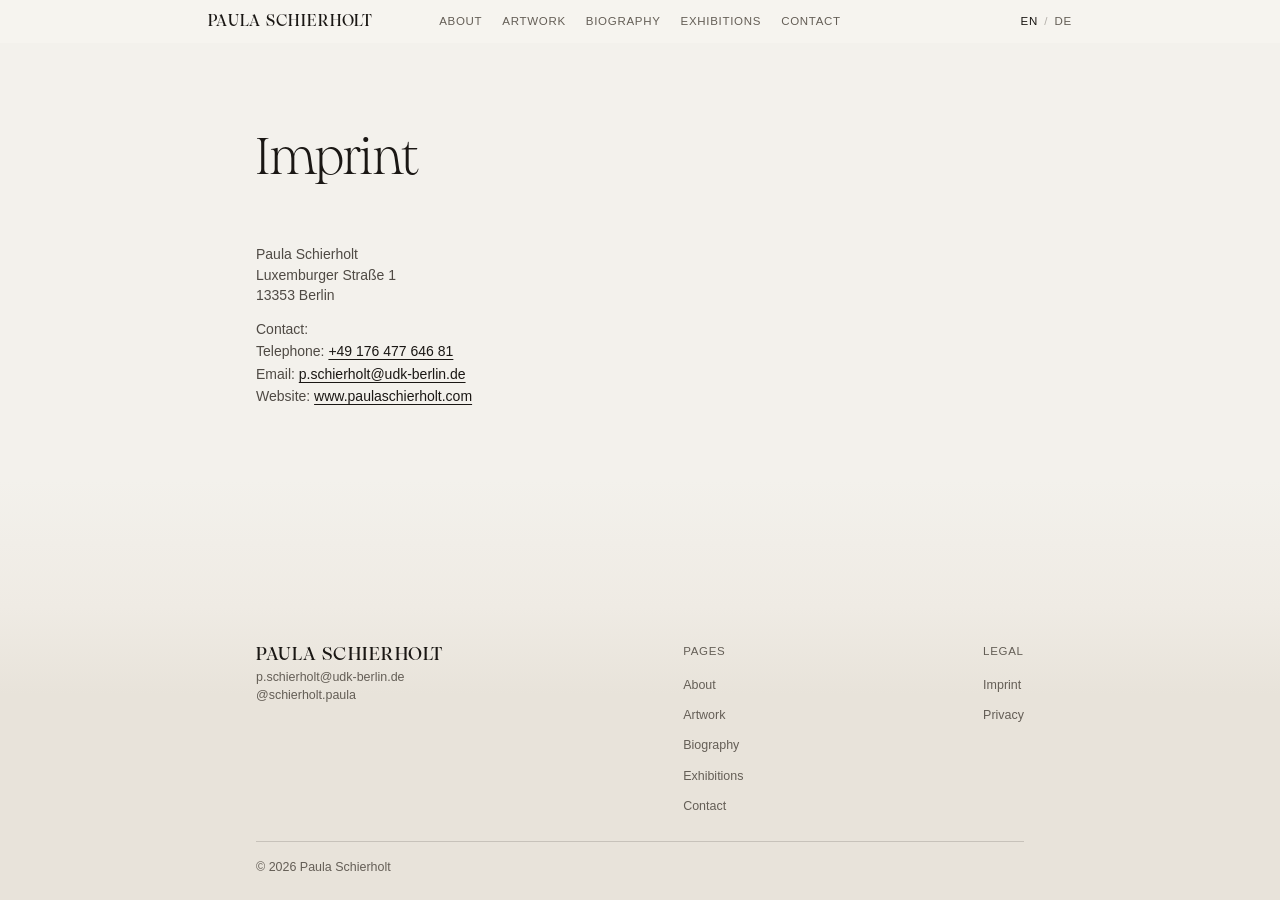
<file: impressum.html>
<!DOCTYPE html>
<html lang="en" data-lang="en">
<head>
  <meta charset="UTF-8" />
  <meta name="viewport" content="width=device-width, initial-scale=1.0" />
  <meta name="description" content="Imprint / Impressum — Paula Schierholt." />
  <meta name="robots" content="noindex" />
  <title>Impressum — Paula Schierholt</title>
  <link rel="icon" type="image/png" sizes="32x32" href="assets/icon-32.png" />
  <link rel="apple-touch-icon" sizes="180x180" href="assets/icon-180.png" />
  <script>document.documentElement.classList.add("js");</script>
  <link rel="stylesheet" href="css/style.css" />
</head>
<body>
  <a class="skip-link" href="#main"><span class="lang-en">Skip to content</span><span class="lang-de">Zum Inhalt</span></a>

  <header class="site-header">
    <a class="site-title" href="index.html">Paula Schierholt</a>
    <button type="button" class="control nav-toggle" aria-expanded="false" aria-controls="site-nav">
      <span class="vh"><span class="lang-en">Menu</span><span class="lang-de">Menü</span></span>
    </button>
    <nav class="site-nav" id="site-nav" aria-label="Primary">
      <a href="index.html#about"><span class="lang-en">About</span><span class="lang-de">Über mich</span></a>
      <a href="index.html#artwork"><span class="lang-en">Artwork</span><span class="lang-de">Kunst</span></a>
      <a href="index.html#biography"><span class="lang-en">Biography</span><span class="lang-de">Biographie</span></a>
      <a href="index.html#exhibitions"><span class="lang-en">Exhibitions</span><span class="lang-de">Ausstellungen</span></a>
      <a href="index.html#contact"><span class="lang-en">Contact</span><span class="lang-de">Kontakt</span></a>
    </nav>
    <div class="lang-switch" role="group" aria-label="Language">
      <button type="button" class="lang-btn" data-set-lang="en" aria-pressed="true">EN</button>
      <span aria-hidden="true" class="lang-switch__sep">/</span>
      <button type="button" class="lang-btn" data-set-lang="de" aria-pressed="false">DE</button>
    </div>
  </header>

  <main id="main" class="site-main site-main--legal">
    <section class="section section--legal">
      <header class="section__head">
        <h1 class="section__title"><span class="lang-en">Imprint</span><span class="lang-de">Impressum</span></h1>
      </header>

      <div class="legal__body prose">

        <!-- ============================ ENGLISH ============================
             Translation of the German original below, for convenience.
             ================================================================ -->
        <div class="lang-en" lang="en"><div class="legal__section">
          <p class="legal__address">
            Paula Schierholt<br />
            Luxemburger Straße 1<br />
            13353 Berlin
          </p>
          <p>
            Contact:<br />
            Telephone: <a href="tel:+4917647764681">+49 176 477 646 81</a><br />
            Email: <a href="mailto:p.schierholt@udk-berlin.de">p.schierholt@udk-berlin.de</a><br />
            Website: <a href="https://www.paulaschierholt.com">www.paulaschierholt.com</a>
          </p>
</div>
</div>
        <!-- ============================= GERMAN ============================
             Legally binding version.
             ================================================================ -->
        <div class="lang-de" lang="de"><div class="legal__section">
          <p class="legal__address">
            Paula Schierholt<br />
            Luxemburger Straße 1<br />
            13353 Berlin
          </p>
          <p>
            Kontakt:<br />
            Telefon: <a href="tel:+4917647764681">+49 176 477 646 81</a><br />
            E-Mail: <a href="mailto:p.schierholt@udk-berlin.de">p.schierholt@udk-berlin.de</a><br />
            Website: <a href="https://www.paulaschierholt.com">www.paulaschierholt.com</a>
          </p>
</div>
</div>
      </div>
    </section>
  </main>

  <footer class="site-footer">
    <div class="site-footer__cols">
      <address class="footer-contact">
        <p class="footer-contact__name">Paula Schierholt</p>
        <p><a href="mailto:p.schierholt@udk-berlin.de">p.schierholt@udk-berlin.de</a></p>
        <p><a href="https://www.instagram.com/schierholt.paula/" target="_blank" rel="noopener">@schierholt.paula</a></p>
      </address>
      <nav class="footer-nav" aria-label="Pages">
        <h2 class="footer-nav__title"><span class="lang-en">Pages</span><span class="lang-de">Seiten</span></h2>
        <ul>
          <li><a href="index.html#about"><span class="lang-en">About</span><span class="lang-de">Über mich</span></a></li>
          <li><a href="index.html#artwork"><span class="lang-en">Artwork</span><span class="lang-de">Kunst</span></a></li>
          <li><a href="index.html#biography"><span class="lang-en">Biography</span><span class="lang-de">Biographie</span></a></li>
          <li><a href="index.html#exhibitions"><span class="lang-en">Exhibitions</span><span class="lang-de">Ausstellungen</span></a></li>
          <li><a href="index.html#contact"><span class="lang-en">Contact</span><span class="lang-de">Kontakt</span></a></li>
        </ul>
      </nav>
      <nav class="footer-nav" aria-label="Legal">
        <h2 class="footer-nav__title"><span class="lang-en">Legal</span><span class="lang-de">Rechtliches</span></h2>
        <ul>
          <li><a href="impressum.html"><span class="lang-en">Imprint</span><span class="lang-de">Impressum</span></a></li>
          <li><a href="datenschutz.html"><span class="lang-en">Privacy</span><span class="lang-de">Datenschutz</span></a></li>
        </ul>
      </nav>
    </div>
    <hr class="site-footer__rule" />
    <p class="site-footer__copy">&copy; <span id="year"></span> Paula Schierholt</p>
  </footer>

  <script src="js/main.js"></script>
</body>
</html>
</file>
<file: css/style.css>
/* ==========================================================================
   Paula Schierholt — stylesheet
   A quiet, gallery-like minimalist layout.

   Implements docs/DESIGN-SYSTEM.md. Read that file before changing anything
   here; every value below has a reason recorded there.

   Body / labels: Helvetica Neue  ·  Identity & voice: PP Pangaia
   ========================================================================== */

/* Fonts --------------------------------------------------------------------
   PP Pangaia (Pangram Pangram Foundry) — free-for-personal-use edition;
   see assets/fonts/ (EULA + README).
   RULE: never declare a weight that is not one of these files. CSS weight
   matching substitutes silently (300 walks down to 200, 400 walks up to 500),
   so a typo renders a face nobody chose and reports no error.
   -------------------------------------------------------------------------- */
@font-face {
  font-family: "PP Pangaia";
  src: url("../assets/fonts/PPPangaia-Ultralight.otf") format("opentype");
  font-weight: 200;
  font-style: normal;
  font-display: swap;
}
@font-face {
  font-family: "PP Pangaia";
  src: url("../assets/fonts/PPPangaia-Medium.otf") format("opentype");
  font-weight: 500;
  font-style: normal;
  font-display: swap;
}
@font-face {
  font-family: "PP Pangaia";
  src: url("../assets/fonts/PPPangaia-UltralightItalic.otf") format("opentype");
  font-weight: 200;
  font-style: italic;
  font-display: swap;
}

/* Tokens -------------------------------------------------------------------- */
:root {
  /* Ground — a tonal drift down the page, never stacked colour blocks.
     Adjacent steps measure 1.03 / 1.05 / 1.08:1, below the threshold at which
     a boundary resolves as an edge; base -> footer accumulates to 1.13:1,
     which does read as a change of register. */
  --paper-00: #f6f4f0;            /* header */
  --paper-01: #f3f1ec;            /* base — About, Artwork */
  --paper-02: #efebe4;            /* Biography, Exhibitions, cover fallback */
  --paper-03: #e8e3da;            /* footer */
  --paper-modal: #e5e1d9;         /* artwork modal */

  /* Ink — every pairing measured against every ground. See DESIGN-SYSTEM §3. */
  --ink: #1a1714;                 /* 15.81:1 on paper-01 */
  --ink-soft: #4f4a44;            /*  7.77:1 on paper-01 */
  --ink-muted: #645e56;           /*  5.68:1 on paper-01, 4.91:1 on paper-modal */
  --line: rgba(26, 23, 20, 0.16); /* hairlines only — never text, never an icon */

  --font: "Helvetica Neue", Helvetica, Arial, "Segoe UI", Roboto, sans-serif;
  --font-title: "PP Pangaia", "Iowan Old Style", Georgia, "Times New Roman", serif;

  --text: 0.875rem;
  --text-small: 0.78rem;

  /* Prose typography. SINGLE SOURCE OF TRUTH — see the .prose rule and
     DESIGN-SYSTEM.md §4. Nothing may restate or override these per page or per
     component; anything that needs the same look reads these tokens. */
  --prose-size: var(--text);
  --prose-leading: 1.6;
  --prose-ink: var(--ink-soft);

  /* Leading scale. Every line-height on the site is one of these four. A
     one-off value is how the footer contact block ended up at 1.85, visibly
     looser than anything else on the page. */
  --leading-tight: 1.35;   /* display type, dates, the footer signature */
  --leading-snug: 1.45;    /* address blocks — not running prose */
  --leading-label: 1.5;    /* uppercase micro-labels */

  /* Heading steps for the legal documents — one clean descent from h2 to h4,
     ending at body size (DESIGN-SYSTEM §2). Until R10 h2 and h3 were both
     1.25rem, so a section and its subsection looked the same. */
  --step-1: 0.875rem;  /* legal h4 — body size; weight and ink set it apart */
  --step-2: 1rem;      /* legal h3 */
  --step-3: 1.25rem;   /* legal h2 */

  /* Tracking. One value for every uppercase micro-label on the site, and one
     for the uppercase wordmark. Kept as tokens so they can be tuned in one
     place — this pair is the most subjective judgement in the system and the
     one most likely to be revisited. */
  --track-label: 0.06em;   /* header nav, lang switch, section labels, footer */
  --track-brand: 0.08em;   /* .site-title — one step open, being smaller type */
  --measure: 56ch;                /* reading width; released on the legal pages */
  --max-width: 54rem;             /* the one content column */
  --gutter: clamp(1.25rem, 4vw, 3rem);
  /* The gap BETWEEN two sections, and between a section and the footer.
     Delivered as half from each side (see .section), so this token is the
     number you actually see. The previous build set it as the padding on each
     side, which silently doubled it to ~144px between sections — that was not
     a decision, it was an oversight.
     R12: the floor is --space-7 (56px), not 40px. At 40px a phone's section
     label floated halfway between the section above and its own content (36px
     below it); 56px above puts it back with what it introduces, as on desktop. */
  --section-gap: clamp(var(--space-7), 5vw, 4.5rem);

  /* Every full-width band (header, section, footer) uses this so their content
     and their rules share one left and right edge. `100%` resolves against the
     containing block, which avoids the scrollbar error that `100vw` introduces. */
  --pad-x: max(var(--gutter), calc((100% - var(--max-width)) / 2 + var(--gutter)));

  /* The header band is one gutter wider than the content column, deliberately.
     Its layout is `1fr auto 1fr`, so the nav is only centred on the viewport
     while the two outer columns stay equal — which requires the outer columns
     to be wider than the wordmark's min-content in BOTH languages. At the
     content-column width they are not (German runs longer), and the nav would
     sit ~25px right of centre. Measured: with this band the nav's centre is
     exactly 50% of the viewport in EN and DE, with the wordmark shown and
     hidden. Do not narrow it without re-measuring all four states. */
  --pad-x-header: max(var(--gutter), calc((100% - var(--max-width)) / 2));

  /* Real rendered header height — measured, not estimated. The cover and
     scroll-padding both derive from it, so an approximation here leaves a
     sliver of the next section under the fold and drops anchors behind the
     header. Re-measure if the header type or padding changes. */
  --header-h: 2.7rem;

  /* Spacing scale */
  --space-1: 0.25rem;
  --space-2: 0.5rem;
  --space-3: 0.75rem;
  --space-4: 1rem;
  --space-5: 1.5rem;
  --space-6: 2.25rem;
  --space-7: 3.5rem;
  --space-8: 5.5rem;
  --space-9: 8rem;                /* tone-transition length */
}

/* Reset --------------------------------------------------------------------- */
*,
*::before,
*::after { box-sizing: border-box; }

html {
  -webkit-text-size-adjust: 100%;
  scroll-behavior: smooth;
  overflow-x: clip;
  scroll-snap-type: y proximity;
  /* Base paper, not the footer tone. An earlier build painted this --paper-03
     to stop short pages showing base paper under the footer; on the Impressum
     that turned 64px of leftover viewport into more apparent footer, so the
     footer read as half the page. The sticky-footer layout below is the real
     fix; this only shows during overscroll now. */
  background: var(--paper-01);
}

/* Header clearance — R9. Anchors, snap points and keyboard focus stop below the
   sticky header. It used to be `scroll-padding-top` on <html>, but that also
   applied to the header's OWN controls: Chrome took EN, DE and the menu links
   to be "under the header" and scrolled the page ~430px whenever one received
   keyboard focus (on the live site too). As a scroll-margin on what is
   scrolled TO — the cover, every [id] anchor and section, everything focusable
   below the header — the clearance is identical and the header is left out.
   R11: `.section` is listed in its own right. Sections are snap points, and the
   legal pages' one section has no id, so it had no clearance at all: on a legal
   page long enough to scroll (the Datenschutzerklärung) proximity snapping
   settled the page 43px down — exactly the header's height — and the
   translucent header covered the top of the page title. Measured at 1440: the
   title box 7px under the header, its ascenders touching the header's edge.
   With the clearance the snap position resolves to 0. Every index section has
   an id already, so the index is unchanged. */
.cover,
[id],
.section,
.site-main :is(a, button),
.site-footer a {
  scroll-margin-top: calc(var(--header-h) + var(--space-4));
}

/* Sticky footer. The main column absorbs the leftover height on a short page,
   so the footer always sits at the bottom at its own intrinsic height and
   occupies the same space on every page — instead of a short page leaving a
   band of footer-toned emptiness that reads as more footer. */
body {
  margin: 0;
  display: flex;
  flex-direction: column;
  min-height: 100vh;
  min-height: 100svh;
  background: var(--paper-01);
  color: var(--ink);
  font-family: var(--font);
  font-size: clamp(0.875rem, 0.84rem + 0.12vw, 0.95rem);
  line-height: 1.6;
  font-weight: 400;
  -webkit-font-smoothing: antialiased;
  text-rendering: optimizeLegibility;
}

img { max-width: 100%; height: auto; display: block; }

/* Buttons do NOT inherit the document font — without this they fall back to the
   UA default (Arial), which is why the old glyph controls looked foreign. */
button { font: inherit; }

a {
  color: inherit;
  text-decoration: none;
  text-underline-offset: 0.18em;
  text-decoration-thickness: 1px;
}

:focus-visible {
  outline: 2px solid var(--ink);
  outline-offset: 3px;
}

/* Visually hidden — accessible names that must carry both languages.
   (aria-label cannot hold two languages; a hidden span can.) */
.vh {
  position: absolute;
  width: 1px;
  height: 1px;
  margin: -1px;
  padding: 0;
  overflow: hidden;
  clip-path: inset(50%);
  white-space: nowrap;
  border: 0;
}

/* Language toggle ----------------------------------------------------------- */
html[data-lang="en"] .lang-de { display: none; }
html[data-lang="de"] .lang-en { display: none; }

/* Skip link ----------------------------------------------------------------- */
.skip-link {
  position: absolute;
  left: -999px;
  top: 0;
  background: var(--ink);
  color: var(--paper-01);
  padding: 0.5rem 0.9rem;
  z-index: 100;
}
.skip-link:focus { left: 0.5rem; top: 0.5rem; }

/* Type: labels -------------------------------------------------------------
   ONE uppercase micro-label style, in two sizes (DESIGN-SYSTEM §2, label/md
   and label/sm). It replaces what used to be five near-miss specifications
   (four tracking values, three weights). Hierarchy comes from size and colour,
   never from weight or tracking; "AUSSTELLUNGEN" is the stress test for the
   tracking. label/md is written out on .section__title; label/sm is this
   class (the timeline status note), and is written out on the nav, the
   language switch and the footer titles.
   -------------------------------------------------------------------------- */
.label-sm {
  font-family: var(--font);
  font-size: 0.72rem;
  font-weight: 400;
  line-height: var(--leading-label);
  letter-spacing: var(--track-label);
  text-transform: uppercase;
  color: var(--ink-muted);
}

/* Body prose ---------------------------------------------------------------
   ONE rule, shared by the About text, the artwork modal and the legal pages,
   so those three cannot drift apart. Anything that is running prose gets this
   class; labels, dates, nav and the timeline do not.

   Justified, per the artist's instruction. Justification without hyphenation
   is what produces rivers and gaping word-spaces — badly so in German, whose
   compounds are long — so `hyphens: auto` is not optional here, and it only
   works when the text has a real `lang` attribute in scope. Every prose block
   therefore carries lang="en" / lang="de" on its language wrapper; without it
   the browser silently hyphenates with the wrong dictionary, or not at all.
   -------------------------------------------------------------------------- */
.prose {
  font-size: var(--prose-size);
  line-height: var(--prose-leading);
  color: var(--prose-ink);
  text-align: justify;
  text-justify: inter-word;
  hyphens: auto;
  -webkit-hyphens: auto;
  /* Don't break short words, and never leave one or two letters stranded. */
  hyphenate-limit-chars: 7 3 3;
}
.prose p { margin: 0 0 0.9em; }
.prose p:last-child { margin-bottom: 0; }

/* Icons and controls -------------------------------------------------------
   ONE family and ONE SIZE: 24-unit grid, rendered at 18 x 18 px everywhere,
   stroke 1.25 CSS px everywhere, fill none, currentColor, round caps and
   joins. Five paths in total.

   There is no optical size scale. An earlier build had one (14 / 18 / 20) and
   it is the thing that read as inconsistent: in the modal a 20px prev/next sat
   directly beside a 14px disclosure chevron. Every arrow on this site is the
   same size as every other arrow. The size lives in ICON_SIZE in js/main.js and
   in the width/height on the cover chevron in index.html — those are the only
   two places it is written.
   -------------------------------------------------------------------------- */
.icon {
  display: block;
  flex: none;
  stroke: currentColor;
  fill: none;
  stroke-width: 1.25;
  stroke-linecap: round;
  stroke-linejoin: round;
  /* CRITICAL. `stroke-width` is measured in the viewBox's user units, so it is
     scaled along with the icon: a 24-unit box rendered at 32px draws a 2px
     stroke, at 24px draws 1.5px, at 16px draws 1px. The first build of this
     system declared "stroke 1.5 at every size" and got 1.0–2.0px in practice,
     which is why the modal arrows read as heavy and unrelated to the cover
     chevron. `non-scaling-stroke` pins the stroke to 1.25 CSS px at every
     optical size, which is what makes them one family. */
  vector-effect: non-scaling-stroke;
}

.control {
  display: inline-flex;
  align-items: center;
  justify-content: center;
  min-width: 44px;      /* WCAG 2.5.5 — the target is the region that accepts */
  min-height: 44px;     /* the pointer, padding included, not the painted px  */
  padding: 0;
  margin: 0;
  appearance: none;
  background: none;
  border: 0;
  cursor: pointer;
  font: inherit;
  color: var(--ink-muted);
  transition: color 0.18s ease;
}
.control:hover,
.control:focus-visible { color: var(--ink); }
/* Rest state is expressed in colour, never in opacity: a 1.5px stroke faded to
   50% on a light ground reads as broken, and drops below 3:1 non-text contrast. */

/* Header -------------------------------------------------------------------- */
.site-header {
  position: sticky;
  top: 0;
  z-index: 50;
  display: grid;
  grid-template-columns: 1fr auto 1fr;
  align-items: center;
  gap: 0.5rem 1.5rem;
  padding-block: 0.75rem;
  padding-inline: var(--pad-x-header);
  background: color-mix(in srgb, var(--paper-00) 88%, transparent);
  backdrop-filter: saturate(140%) blur(8px);
  transition: transform 0.3s ease;
}
.site-header--hidden { transform: translateY(-100%); }
.site-title { justify-self: start; }

.site-nav { justify-self: center; }
.lang-switch { justify-self: end; }

/* The wordmark — a quiet echo of the cover, not a second logo.
   Uppercase and tracked so it belongs to the same idea as .cover__name. */
.site-title {
  font-family: var(--font-title);
  font-size: clamp(0.86rem, 0.8rem + 0.3vw, 1rem);
  font-weight: 500;
  line-height: 1.2;
  letter-spacing: var(--track-brand);
  text-transform: uppercase;
  white-space: nowrap;
  color: var(--ink);
  transition: opacity 0.35s ease, visibility 0s;
}
/* Hidden while the cover fills the view (index only, applied by JS).
   MUST be opacity + visibility: both keep the grid column at full width, so
   the centre column — and therefore .site-nav — never moves. Anything that
   collapses the column (display:none, hidden) would shift the nav off-centre. */
.site-title--hidden {
  opacity: 0;
  visibility: hidden;
  pointer-events: none;
  transition: opacity 0.35s ease, visibility 0s linear 0.35s;
}
.site-title--instant { transition: none; }

.site-nav {
  display: flex;
  flex-wrap: wrap;
  /* Tightens as the band narrows, so the nav still fits between two equal
     outer columns in German down to the breakpoint below. */
  gap: 0.5rem clamp(0.9rem, 1.6vw, 1.25rem);
}
.site-nav a {
  font-size: 0.72rem;
  font-weight: 400;
  line-height: 1.5;
  letter-spacing: var(--track-label);
  text-transform: uppercase;
  color: var(--ink-muted);
  transition: color 0.18s ease;
}
.site-nav a:hover,
.site-nav a:focus-visible { color: var(--ink); }
.site-nav a[aria-current="true"] { color: var(--ink); }

/* Language switch — same label spec as the nav, deliberately. */
.lang-switch {
  display: flex;
  align-items: baseline;
  gap: 0.4rem;
  font-family: var(--font);
  font-size: 0.72rem;
  font-weight: 400;
  line-height: 1.5;
  letter-spacing: var(--track-label);
  text-transform: uppercase;
}
.lang-btn {
  appearance: none;
  background: none;
  border: 0;
  margin: 0;
  padding: 0;
  cursor: pointer;
  font: inherit;
  letter-spacing: inherit;
  color: var(--ink-muted);
  transition: color 0.2s ease;
}
.lang-btn:hover { color: var(--ink); }
.lang-btn[aria-pressed="true"] { color: var(--ink); }
.lang-switch__sep { color: var(--ink-muted); opacity: 0.45; }

/* The single-row header holds only while the band is wide enough for the nav
   to sit between two equal outer columns in German. Below ~960px it is not.
   R9: rather than wrapping the nav onto a second row — which read as a broken
   header on phones — the nav folds into a drop-down behind one control in the
   top-right corner, so the bar is a single row at every width. */
.nav-toggle { display: none; }

@media (max-width: 60rem) {
  /* Measured: one row, its height set by the toggle's 44px hit area. */
  :root { --header-h: 2.75rem; }
  .site-header {
    grid-template-columns: 1fr auto auto;
    grid-template-areas: "brand lang toggle";
    column-gap: var(--space-2);
  }
  .site-title { grid-area: brand; }
  .lang-switch { grid-area: lang; }

  /* Without JS the menu cannot open, so the links wrap onto a second row
     instead — reachable, if less tidy. */
  html:not(.js) .site-nav {
    grid-column: 1 / -1;
    justify-content: center;
  }

  /* A standard .control. Its 44px hit area reaches into the header's own
     padding (margin-block), and its glyph is set flush with the gutter
     (margin-inline-end = (44 − 18) / 2), so the target size makes the bar
     neither taller nor narrower. */
  .js .nav-toggle {
    grid-area: toggle;
    display: inline-flex;
    margin-block: -0.75rem;
    margin-inline-end: -13px;
  }
  .nav-toggle .icon--close { display: none; }
  .site-header.is-open .nav-toggle .icon--menu { display: none; }
  .site-header.is-open .nav-toggle .icon--close { display: block; }

  /* EN and DE are controls too. The padding widens each target toward the
     other without overlapping (gap + slash ≈ 17px), and the matching negative
     margin leaves the type exactly where it was. */
  .lang-btn { padding: 0.85rem 0.5rem; margin: -0.85rem -0.5rem; }

  /* The drop-down. A list, so it owns its rules — above every row and below
     the last (§5) — and it keeps the desktop nav's label spec: the words do
     not change size because the layout did. */
  .js .site-nav {
    position: absolute;
    top: 100%;
    left: 0;
    right: 0;
    /* The desktop rule centres the nav with justify-self; on an absolutely
       positioned grid item that shrinks the box to its content instead of
       letting the insets span the band. */
    justify-self: stretch;
    display: block;
    padding: var(--space-2) var(--pad-x-header) var(--space-5);
    background: var(--paper-00);
    /* A paper veil over the page behind — the same idea as the light filter
       over the cover video — so the menu reads as foreground without a
       shadow or a dark scrim. Clipped at the panel's top edge so it never
       tints the bar. */
    box-shadow: 0 0 0 100vmax color-mix(in srgb, var(--paper-01) 72%, transparent);
    clip-path: inset(0 -100vmax -100vmax -100vmax);
    opacity: 0;
    visibility: hidden;
    transition: opacity 0.2s ease, visibility 0s linear 0.2s;
  }
  .js .site-header.is-open { background: var(--paper-00); }
  .js .site-header.is-open .site-nav {
    opacity: 1;
    visibility: visible;
    transition: opacity 0.2s ease, visibility 0s;
  }
  .js .site-nav a {
    display: flex;
    align-items: center;
    min-height: 3rem;
    border-top: 1px solid var(--line);
  }
  .js .site-nav a:last-child { border-bottom: 1px solid var(--line); }
}

/* Main / layout ------------------------------------------------------------
   .site-main is full-width; each band sets its own --pad-x. This lets a
   section paint edge to edge without the `calc(50% - 50vw)` trick, which is
   off by half a scrollbar.
   -------------------------------------------------------------------------- */
.site-main { width: 100%; flex: 1 0 auto; }

/* The index reaches the footer through a tonal chain: Biography fades
   paper-01 → paper-02, Exhibitions holds paper-02, the footer fades
   paper-02 → paper-03. The legal pages have no such lower band, so the ground
   stepped straight from paper-01 to the footer's paper-02 — the hard edge.
   This supplies the missing 01 → 02 lead-in over the same --space-9 the index
   uses, so both pages resolve into the footer identically. It sits on
   .site-main, not on the section: with the sticky-footer layout the main box
   fills short pages (the Impressum), so the gradient always ends exactly at
   the footer's top edge however little content there is. */
.site-main--legal {
  background-image: linear-gradient(
    to bottom,
    var(--paper-01) 0,
    var(--paper-01) calc(100% - var(--space-9)),
    var(--paper-02) 100%
  );
}

.section {
  padding-block: calc(var(--section-gap) / 2);
  padding-inline: var(--pad-x);
  scroll-snap-align: start;
}
/* The last section gets a little more air beneath it than sections give each
   other: the eye needs to settle before the ground changes register into the
   footer. One step up the spacing scale — not a bespoke value. */
.site-main > .section:last-child { padding-bottom: var(--space-7); }
/* The section under the cover takes the whole gap above it. The half-and-half
   split assumes a section on both sides; the cover gives no half of its own, so
   ABOUT sat 36px (20px on a phone) under the video, the tightest start on the
   site directly under its loudest edge. R12. */
.cover + .section { padding-top: var(--section-gap); }
/* RULE: a rule belongs to a list, never to a section. Sections are separated
   by space and by tone. This is what removes the stack of hairlines that used
   to appear between Biography and Exhibitions. */

/* Tonal drift. The change arrives over --space-9 of scrolling and is anchored
   to each section's own top, so it is independent of language and content
   length (German runs longer; percentage stops would shift). */
.section--biography {
  background-image: linear-gradient(
    to bottom,
    var(--paper-01) 0,
    var(--paper-02) var(--space-9),
    var(--paper-02) 100%
  );
}
.section--exhibitions { background-color: var(--paper-02); }

/* No special case for the last section: every section contributes the same
   half-gap, including the one that hands over to the footer. */

/* Cover --------------------------------------------------------------------- */
.cover {
  position: relative;
  min-height: calc(100vh - var(--header-h));
  min-height: calc(100svh - var(--header-h));
  margin-bottom: 0;
  padding-inline: var(--gutter);
  display: flex;
  align-items: center;
  justify-content: center;
  scroll-snap-align: start;
}
.cover__bg {
  position: absolute;
  inset: 0;
  z-index: 0;
  overflow: hidden;
  /* Paper, not grey: if the video and its poster both fail, the name still
     sits on paper at 15:1 rather than on #6b7379 at 3.7:1. */
  background: var(--paper-02);
}
.cover__bg video {
  position: absolute;
  top: 50%;
  left: 50%;
  min-width: 100%;
  min-height: 100%;
  width: auto;
  height: auto;
  transform: translate(-50%, -50%);
  object-fit: cover;
  display: block;
}
/* Warms the video toward paper rather than merely lightening it — the old
   scrim composited to a cool #b7baba directly beneath a warm header. */
.cover__bg::after {
  content: "";
  position: absolute;
  inset: 0;
  background: rgba(246, 244, 240, 0.52);
  pointer-events: none;
}

.cover__scroll {
  position: absolute;
  left: 50%;
  bottom: clamp(0.5rem, 3vh, 2rem);
  z-index: 1;
  transform: translateX(-50%);
}
.cover__scroll .icon { animation: scrollHint 1.8s ease-in-out infinite; }
@keyframes scrollHint {
  0%, 100% { transform: translateY(0); }
  50% { transform: translateY(0.3rem); }
}

.cover__name {
  position: relative;
  z-index: 1;
  margin: 0;
  font-family: var(--font-title);
  font-size: clamp(2.5rem, 10.5vw, 8rem);
  font-weight: 200;
  line-height: 1.02;
  letter-spacing: 0.05em;
  text-transform: uppercase;
  text-align: center;
  text-wrap: balance;
  color: var(--ink);
  text-shadow: 0 1px 20px rgba(246, 244, 240, 0.55);
}

/* Section heads ------------------------------------------------------------- */
.section__head { margin-bottom: var(--space-6); }

.section__title {
  margin: 0;
  font-family: var(--font);
  font-size: 0.8rem;
  font-weight: 400;
  line-height: 1.5;
  letter-spacing: var(--track-label);
  text-transform: uppercase;
  color: var(--ink-soft);
}

/* Legal pages use <h1> here. Display type is set near-solid — inheriting the
   body's 1.6 put a 44px title in a 70px box and detached it from the page. */
h1.section__title {
  font-family: var(--font-title);
  font-size: clamp(2rem, 4.5vw, 3.25rem);
  font-weight: 200;                     /* a weight that actually ships */
  line-height: 1.1;
  letter-spacing: 0.01em;
  text-transform: none;
  color: var(--ink);
}

/* About --------------------------------------------------------------------- */
.about {
  display: grid;
  grid-template-columns: minmax(0, 16rem) minmax(0, 1fr);
  gap: clamp(1.5rem, 5vw, 4rem);
  align-items: start;
}
.about__figure { margin: 0; }
.about__figure img { width: 100%; }
/* Typography comes from .prose (shared with the modal and the legal pages);
   only the column width is About's own business. */
.about__text { max-width: var(--measure); }

@media (max-width: 46rem) {
  .about { grid-template-columns: 1fr; }
  .about__figure { max-width: 15rem; }
}

/* Artwork — the clickable title list ---------------------------------------
   The list owns its rules: above every row and below the last, so it reads as
   a closed object. */
.worklist {
  list-style: none;
  margin: 0;
  padding: 0;
  border-top: 1px solid var(--line);
  border-bottom: 1px solid var(--line);
}
.worklist li + li { border-top: 1px solid var(--line); }
.worklist__title {
  display: block;
  width: 100%;
  text-align: left;
  appearance: none;
  background: none;
  border: 0;
  cursor: pointer;
  padding: clamp(0.9rem, 2.4vw, 1.9rem) 0;
  color: var(--ink);
  font-family: var(--font-title);
  font-weight: 200;
  font-size: clamp(2.1rem, 6.5vw, 4.75rem);
  line-height: 1.08;
  letter-spacing: 0.06em;
  text-transform: uppercase;
}
/* Italic on hover is the right gesture, but the box must not move.
   Two invisible twins — one roman, one italic — share the visible text's grid
   cell, so the cell is always sized to whichever face is wider and the swap
   happens in place. (PP Pangaia's Ultralight Italic is ~19px NARROWER than the
   roman at this size; a synthesised oblique, which is what you get before the
   italic file arrives, is ~23px WIDER. Reserving only one of them leaves a
   visible jump in the other direction, so both are reserved.)
   The italic twin also forces that face to load with the page instead of
   stalling the first hover on a 96KB fetch. */
.worklist__slot { display: inline-grid; }
.worklist__slot > span { grid-area: 1 / 1; }
.worklist__slot::before,
.worklist__slot::after {
  content: attr(data-text);
  grid-area: 1 / 1;
  height: 0;                /* reserve width only, never height */
  visibility: hidden;
  pointer-events: none;
}
.worklist__slot::after { font-style: italic; }
/* Hover only where hover exists: on touch a tap leaves :hover stuck, and the
   title stayed italic after the modal had closed. */
@media (hover: hover) {
  .worklist__title:hover .worklist__text { font-style: italic; }
}
.worklist__title:focus-visible .worklist__text { font-style: italic; }

/* Artwork — modal ----------------------------------------------------------- */
.wmodal {
  position: fixed;
  inset: 0;
  z-index: 200;
  display: flex;
  flex-direction: column;
  padding: clamp(1rem, 4vw, 3rem);
  background: var(--paper-modal);
  opacity: 0;
  visibility: hidden;
  transition: opacity 0.2s ease, visibility 0.2s ease;
  overflow-y: auto;
  /* On touch, a scroll that reaches the end of the modal would otherwise carry
     on into the page underneath it. */
  overscroll-behavior: contain;
  /* Scroll anchoring tries to hold the viewport steady when content resizes.
     During the disclosure's height animation that fights the animation, and
     the correction lands as a jolt. The reveal manages its own scrolling. */
  overflow-anchor: none;
  /* The modal is its own scroll container, so it needs its own scroll-behavior
     — `html { scroll-behavior: smooth }` does not reach inside it. Same soft
     quality as the page: moving between artworks and opening the disclosure
     both glide rather than jump. Reset to `auto` under reduced motion. */
  scroll-behavior: smooth;
}
.wmodal[aria-hidden="false"] { opacity: 1; visibility: visible; }
.wmodal__close {
  position: fixed;
  top: clamp(0.5rem, 2vw, 1.25rem);
  right: clamp(0.5rem, 2vw, 1.25rem);
  z-index: 2;
}
/* Centred while the content fits, top-aligned once it does not. Switching the
   moment the description opens avoids the discontinuity where `auto` margins
   collapse from centring to zero in a single frame. */
.wmodal__scroll { margin: auto; width: 100%; }
.wmodal.is-expanded .wmodal__scroll { margin-block: 0; }
/* Air beneath the revealed text, from the spacing scale — the panel used to
   end almost flush with the bottom of the modal. */
.wmodal__inner {
  max-width: 64rem;
  margin-inline: auto;
  padding-bottom: var(--space-8);
  display: flex;
  flex-direction: column;
  align-items: center;
  gap: clamp(1.25rem, 3vw, 2rem);
}
.wmodal__gallery {
  display: flex;
  justify-content: center;
  align-items: flex-start;
  gap: clamp(0.75rem, 2vw, 1.5rem);
  width: 100%;
}
.wmodal__gallery img {
  max-height: 60vh;
  width: auto;
  max-width: 100%;
  object-fit: contain;
}
.wmodal__gallery[data-count="2"] img { max-width: 48%; }
.wmodal__meta { text-align: center; max-width: var(--measure); width: 100%; }
.wmodal__title {
  margin: 0;
  font-family: var(--font-title);
  font-weight: 200;
  font-size: clamp(1.5rem, 3vw, 2.25rem);
  line-height: 1.15;
  letter-spacing: 0.06em;
  text-transform: uppercase;
}
/* When the work has a description the title IS the control that opens it, so
   the separate "read more" line is gone. The rest-state hairline underline is
   the discoverability cue: a hover underline alone would tell mouse users only
   and leave touch and first glance with nothing. It is drawn in --line, so it
   reads as a quiet affordance rather than as a link, and firms up to the ink
   colour on hover. focus-visible keeps the global outline, so the two states
   stay distinguishable. */
.wmodal__toggle {
  appearance: none;
  background: none;
  border: 0;
  padding: 0;
  margin: 0;
  font: inherit;
  letter-spacing: inherit;
  text-transform: inherit;
  color: inherit;
  cursor: pointer;
  text-decoration: underline;
  text-decoration-color: var(--line);
  text-decoration-thickness: 1px;
  text-underline-offset: 0.22em;
  transition: text-decoration-color 0.18s ease;
}
.wmodal__toggle:hover { text-decoration-color: currentColor; }
.wmodal__spec {
  margin: 0.5rem 0 0;
  font-family: var(--font-title);
  font-style: italic;
  font-weight: 200;
  line-height: 1.5;
  letter-spacing: 0.05em;
  color: var(--ink-soft);
  font-size: var(--text);
}
.work__year { display: block; }   /* the date sits on its own line, as a date */
/* Prev / next live with the work, under its caption — not pinned to the
   viewport edge 188px away from the artwork (and, at 390px, on top of it). */
.wmodal__pager {
  display: flex;
  align-items: center;
  justify-content: center;
  gap: 0.25rem;
  margin-top: var(--space-4);
}
.wmodal__count {
  font-family: var(--font);
  font-size: 0.72rem;
  letter-spacing: var(--track-label);
  color: var(--ink-muted);
  font-variant-numeric: tabular-nums;
  min-width: 4.5ch;
  text-align: center;
}
.wmodal__textwrap {
  margin-top: 0.5rem;
  width: 100%;
  display: flex;
  flex-direction: column;
  align-items: center;
}
.wmodal .work__text {
  width: 100%;
  display: flex;
  flex-direction: column;
  align-items: center;
}
.wmodal .work__reveal { width: 100%; }
/* ARTWORK CONTRACT — prose width. The text spans exactly the photographs above
   it: the same left and right edges, whether the work has one photograph or
   two. One rule, no per-artwork values, and any artwork added later inherits
   it. --gallery-w is published by JS from the images' rendered extent, because
   their width depends on their aspect ratio against max-height, not on the
   container. */
.wmodal .work__prose {
  max-width: min(100%, var(--gallery-w, 100%));
  margin-inline: auto;
}

@media (max-width: 40rem) {
  .wmodal__gallery { flex-wrap: wrap; }
  .wmodal__gallery img,
  .wmodal__gallery[data-count="2"] img { max-width: 100%; max-height: 44vh; }
}

/* Unfolding description ----------------------------------------------------- */
/* An eased height reveal, unhurried. <details> cannot be transitioned portably
   — its closed content is not rendered — so the disclosure is a button plus a
   region, and the height is animated with the 0fr → 1fr grid technique, which
   needs no JS measurement and no fixed max-height.

   0.7s on a long-tailed ease-out: the panel moves quickly at first and settles
   slowly, which is the same quality as the page's smooth scrolling. The
   previous 0.45s on a shorter curve still arrived as a pop.

   The prose fades in ALONGSIDE the height change, with no delay: an earlier
   build delayed it 0.18s, which opened an empty gap before any text arrived —
   read as the panel "breaking" before it unfolded. Closing fades out fast so
   the panel does not linger. Both are killed by the reduced-motion block. */
/* `contain: paint` keeps the repaint during the unfold inside this box instead
   of inviting the browser to repaint the whole modal each frame, which is where
   the stutter came from. `will-change` puts the row track on notice. */
.work__reveal {
  display: grid;
  grid-template-rows: 0fr;
  contain: paint;
  will-change: grid-template-rows;
  transition: grid-template-rows 0.7s cubic-bezier(0.16, 1, 0.3, 1);
}
.work__text.is-open .work__reveal { grid-template-rows: 1fr; }
.work__reveal > * { overflow: hidden; min-height: 0; }

.work__prose { opacity: 0; transition: opacity 0.2s ease; }
.work__text.is-open .work__prose { opacity: 1; transition: opacity 0.45s ease; }

/* No padding on the grid item: padding survives the 0fr collapse and leaves a
   ~10px sliver of the closed panel showing. The gap lives on the toggle. */
.work__prose { max-width: var(--measure); }

/* Timeline (biography / exhibitions) ----------------------------------------
   The list owns its rules. The year column is set in PP Pangaia: a CV's left
   column is a list of numbers, which is what a display serif is for, and it
   gives these two sections a typographic spine without adding an element. */
.timeline {
  margin: 0;
  border-top: 1px solid var(--line);
  border-bottom: 1px solid var(--line);
}
.timeline__row {
  display: grid;
  grid-template-columns: 10.5rem 1fr;
  gap: 0.3rem 1.75rem;
  padding: var(--space-3) 0;
  align-items: baseline;
}
.timeline__row + .timeline__row { border-top: 1px solid var(--line); }
.timeline__year {
  margin: 0;
  font-family: var(--font-title);
  font-weight: 200;
  font-size: 1.15rem;
  line-height: var(--leading-tight);
  letter-spacing: 0.01em;
  color: var(--ink);
  font-variant-numeric: tabular-nums;
}
/* Not .prose — the timeline is deliberately excluded from justification — but
   it reads the same tokens so it cannot drift away from body copy either. */
.timeline__desc {
  margin: 0;
  max-width: var(--measure);
  font-size: var(--prose-size);
  line-height: var(--prose-leading);
  color: var(--prose-ink);
}

/* A status on a date — "Upcoming" / "Demnächst". The micro-label style
   (label/sm), on its own line under the date, so the date keeps the row's
   first baseline and the description column is untouched. */
.timeline__note { display: block; margin-top: var(--space-1); }

@media (max-width: 40rem) {
  .timeline__row { grid-template-columns: 1fr; gap: 0.1rem; }
}

/* Legal pages ---------------------------------------------------------------
   A 4,700px reference document needs a real hierarchy. It previously ran
   16.3 / 14.7 / 14.0 / 14.0px with h4 (600) heavier than its parent h3 (500).
   -------------------------------------------------------------------------- */
/* Typography comes from .prose (see above) — the legal pages carry both
   classes. What is theirs is the LAYOUT. Never the type. The page title,
   every heading, the prose and the footer rule all begin on the content
   column's left edge, the same axis as the sections on the index page. */

/* OPTION A, chosen by the artist: one column using the full content width,
   accepting the longer line that comes with it. The two-column rail that stood
   here kept the line shorter but did not read as using the page. Line length is
   explicitly released as a constraint on these pages; the TYPE is not — it
   stays identical to the About text and the modal (§17).
   .legal__section survives as the grouping hook for the rhythm between
   sections. */
.legal__body { --measure: none; }

/* Space above the page title — R11. A legal page has no cover, so its one
   section begins directly under the header, and the half --section-gap every
   section brings (36px at 1440, 20px on a phone) was the only space above the
   title: it was built as the gap BETWEEN two sections, not as the opening of a
   page. The title opens with --space-8, one step above anything inside the
   document (the ladder below), so no heading on the page stands further from
   what precedes it than the title does. Rem, not a clamp: the headings below
   it keep their spacing on a phone, so the title does too. Both legal pages,
   one rule. */
.site-main--legal > .section:first-child { padding-top: var(--space-8); }

/* THE SPACING LADDER — R12. The space above a heading follows its level, one
   step per level, and whatever directly follows a heading sits closer to it
   than anything before it:
     title  --space-8 above, --space-7 to the first content
     h2     --space-7 above (it opens each .legal__section), --space-4 below
     h3     --space-6 above, --space-2 below
     h4     --space-5 above, --space-2 below
     a heading directly under another heading: --space-4
     paragraph to paragraph, and around a list: 0.9em (.prose)
   Round 10 made the headings smaller (20 / 16 / 14px) but left the space above
   them at --space-8 / 7 / 6, so a 16px h3 opened with three paragraph gaps and
   every h3 block read as a new chapter. */
.section--legal .section__head { margin-bottom: var(--space-7); }
.legal__section + .legal__section { margin-top: var(--space-7); }

/* A heading is not running text, so it is never capped at the reading measure.
   That cap is what broke "Datenschutzerklärung" across two lines: the word is
   longer than the prose column. It takes the full width and may not hyphenate. */
.section--legal .section__head { max-width: none; }
.section--legal h1.section__title {
  max-width: none;
  hyphens: manual;
  -webkit-hyphens: manual;
}

/* Headings are never justified — justification is for running prose only —
   and never hyphenated, in either column. */
.legal__body h2,
.legal__body h3,
.legal__body h4 {
  text-align: left;
  hyphens: manual;
  -webkit-hyphens: manual;
}
.legal__body p,
.legal__body ul,
.legal__body h3,
.legal__body h4 { max-width: var(--measure); }

/* NO RULES on these pages. An earlier build gave h2 a full-column hairline to
   "give the document structure"; because the text sits at a narrower measure,
   the rule ran far past it on both sides and made the text look lost inside
   its own column. Structure comes from type hierarchy and spacing instead —
   which is what the rest of the site already does. */
.legal__body h2 {
  font-family: var(--font);
  font-size: var(--step-3);
  font-weight: 500;
  line-height: var(--leading-tight);
  letter-spacing: 0.01em;
  color: var(--ink);
  margin: 0 0 var(--space-4);
}
.legal__body h3 {
  font-family: var(--font);
  font-size: var(--step-2);
  font-weight: 500;
  line-height: 1.4;
  color: var(--ink);
  margin: var(--space-6) 0 var(--space-2);
}
/* One clean descent — 1.25 / 1 / 0.875rem, all at weight 500 — instead of the
   old 16.3 / 14.7 / 14.0px in which h4 (600) outweighed its own parent h3
   (500). Level four is separated from body copy by weight and colour, not by
   size, because there is no size left below body.
   (An earlier draft set h4 as a tracked uppercase label. That works for short
   labels; these h4s are full questions up to 90 characters, and uppercase at
   that length is hard work to read.) */
.legal__body h4 {
  font-family: var(--font);
  font-size: var(--step-1);
  font-weight: 500;
  line-height: 1.4;
  color: var(--ink);
  margin: var(--space-5) 0 var(--space-2);
}
/* A heading directly under another heading belongs to it: --space-4, less than
   the space above either of them (R12 ladder). */
.legal__body h2 + h3,
.legal__body h3 + h4 { margin-top: var(--space-4); }
.legal__body ul { margin: 0 0 0.9em; padding-left: 1.15em; }
.legal__body li { margin: 0 0 0.5em; }
.legal__body li:last-child { margin-bottom: 0; }
/* Inline links in running text underline; navigation links never do. Inside a
   paragraph there is no positional cue, so the underline is the only reliable
   non-colour signal. */
.legal__body a {
  color: var(--ink);
  text-decoration: underline;
  overflow-wrap: anywhere;
}
.legal__body a:hover,
.legal__body a:focus-visible { color: var(--ink); text-decoration-thickness: 2px; }

.legal__address {
  font-style: normal;
  line-height: var(--leading-snug);                /* an address is not running prose */
  text-align: left;                 /* ...so it is never justified either */
  hyphens: manual;
}
/* The Art. 21 objection blocks are legally required in caps and run to ~280px
   of solid uppercase. Untracked that is close to unreadable. */
/* Inherits its size, leading and colour from .prose like every other paragraph.
   Only the case-specific adjustments are its own: all-caps needs tracking to be
   readable at all, and it is neither justified nor hyphenated, because breaking
   a legally mandated uppercase paragraph reads as a fault rather than a
   setting. */
.legal__caps {
  letter-spacing: 0.06em;
  text-align: left;
  hyphens: manual;
}

/* Footer -------------------------------------------------------------------
   A distinct register, reached by tone rather than by a border. Its lead-in
   completes the drift that begins in the Biography section. */
.site-footer {
  padding-block: var(--space-6) var(--space-5);
  padding-inline: var(--pad-x);
  color: var(--ink-muted);
  background-image: linear-gradient(
    to bottom,
    var(--paper-02) 0,
    var(--paper-03) var(--space-8),
    var(--paper-03) 100%
  );
}
.site-footer__cols {
  display: flex;
  flex-wrap: wrap;
  justify-content: space-between;
  gap: 1.5rem 2.5rem;
}
/* Phones — R9. The three columns do not fit on one line, and flex-wrap left
   "Legal" alone on a third row under the contact block (and where it broke
   depended on the language). A fixed arrangement instead: contact across the
   top, the two lists side by side beneath it, identical in EN and DE. */
@media (max-width: 40rem) {
  .site-footer__cols {
    display: grid;
    grid-template-columns: 1fr 1fr;
    gap: var(--space-5) var(--space-4);
  }
  .footer-contact { grid-column: 1 / -1; }
}
/* An <address>, so it takes the address leading — the same as the legal pages'
   address block. It was 1.85, which appears nowhere else on the site and is why
   its line spacing read as unrelated to every other block. */
.footer-contact {
  font-style: normal;
  color: var(--ink-muted);
  font-size: var(--text-small);
  line-height: var(--leading-snug);
}
.footer-contact p { margin: 0; }
/* Same treatment as the header wordmark: uppercase PP Pangaia Medium at the
   brand tracking. The name is the name wherever it appears. */
.footer-contact__name {
  font-family: var(--font-title);
  font-weight: 500;
  font-size: 1.15rem;
  line-height: var(--leading-tight);
  letter-spacing: var(--track-brand);
  text-transform: uppercase;
  color: var(--ink);
  margin-bottom: 0.35rem;
}
.footer-contact a { color: inherit; }
.footer-contact a:hover,
.footer-contact a:focus-visible { color: var(--ink); text-decoration: underline; }
.footer-nav__title {
  margin: 0 0 0.7rem;
  font-family: var(--font);
  font-size: 0.72rem;
  font-weight: 400;
  line-height: 1.5;
  letter-spacing: var(--track-label);
  text-transform: uppercase;
  color: var(--ink-muted);
}
.footer-nav ul {
  list-style: none;
  margin: 0;
  padding: 0;
  display: flex;
  flex-direction: column;
  gap: 0.4rem;
}
.footer-nav a {
  color: var(--ink-muted);
  font-size: var(--text-small);
  line-height: var(--leading-snug);
  transition: color 0.18s ease;
}
.footer-nav a:hover,
.footer-nav a:focus-visible { color: var(--ink); }
/* Spans the content column, like every other rule on the site. */
.site-footer__rule {
  border: 0;
  border-top: 1px solid var(--line);
  margin: var(--space-5) 0 var(--space-4);
}
/* Sentence case, deliberately. The three WORDMARK placements — cover, header,
   footer signature — are uppercase because they are the artist's name used as
   identity. This line is a copyright notice that happens to contain the name;
   it is a different category and takes plain small text. Do not conflate them:
   .footer-contact__name stays uppercase, this does not. */
.site-footer__copy {
  margin: 0;
  font-family: var(--font);
  font-size: var(--text-small);
  font-weight: 400;
  line-height: var(--leading-snug);
  letter-spacing: normal;
  color: var(--ink-muted);
}

/* Motion preferences -------------------------------------------------------- */
[data-parallax] { will-change: transform; }

/* Touch devices — R9. A phone scrolls on the compositor, while snap points and
   the scroll-linked parallax are resolved on the main thread; the two disagree
   mid-fling, and that disagreement is what felt choppy. Proximity snapping
   also catches the end of a flick on sections shorter than the screen. Both
   are desktop refinements, so on touch they are off. (js/main.js skips the
   parallax under the same media query.) */
@media (hover: none) and (pointer: coarse) {
  html { scroll-snap-type: none; }
  [data-parallax] { will-change: auto; }
}

@media (prefers-reduced-motion: reduce) {
  html { scroll-behavior: auto; }
  .wmodal { scroll-behavior: auto; }   /* its own scroll container — see .wmodal */
  *, *::before, *::after { transition: none !important; animation: none !important; }
  [data-parallax] { transform: none !important; }
  /* The prose is opacity:0 by default and revealed by a transition; with
     transitions disabled it must still be visible when open. */
  .work__text.is-open .work__prose { opacity: 1; }
}
</file>
